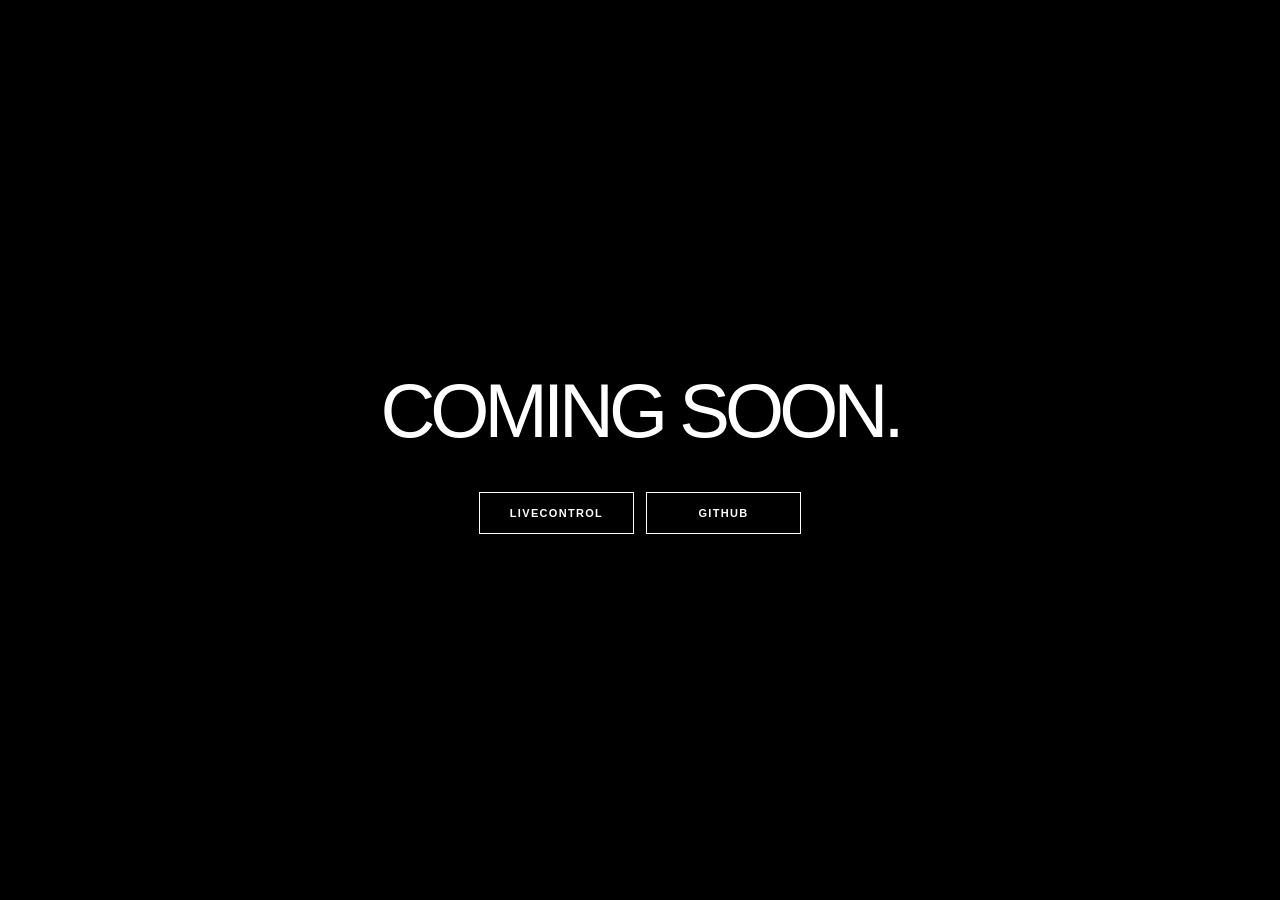
<file: index.html>
<!DOCTYPE html>
<html lang="en">
<head>
<meta charset="UTF-8">
<meta name="viewport" content="width=device-width, initial-scale=1">
<meta name="theme-color" content="#000000">

<title>kikimecha — Coming Soon</title>

<style>
* {
    margin: 0;
    padding: 0;
    box-sizing: border-box;
}

body {
    width: 100%;
    min-height: 100vh;
    background: #000;
    color: #fff;
    font-family: Arial, Helvetica, sans-serif;
    display: flex;
    align-items: center;
    justify-content: center;
}

.container {
    text-align: center;
    padding: 30px;
}

h1 {
    font-size: clamp(36px, 7vw, 76px);
    font-weight: 500;
    letter-spacing: -0.065em;
    text-transform: uppercase;
    margin-bottom: 38px;
}

.buttons {
    display: flex;
    justify-content: center;
    gap: 12px;
    flex-wrap: wrap;
}

.button {
    display: inline-flex;
    align-items: center;
    justify-content: center;
    min-width: 155px;
    padding: 14px 25px;
    border: 1px solid #fff;
    background: transparent;
    color: #fff;
    text-decoration: none;
    font-size: 11px;
    font-weight: 600;
    letter-spacing: .12em;
    text-transform: uppercase;
    transition: background .25s ease, color .25s ease;
}

.button:hover {
    background: #fff;
    color: #000;
}

.button:focus-visible {
    outline: 2px solid #fff;
    outline-offset: 5px;
}

@media (max-width: 400px) {
    .buttons {
        flex-direction: column;
    }
}
</style>
</head>

<body>

<main class="container">
    <h1>Coming Soon.</h1>

    <nav class="buttons">
        <a class="button" href="https://kikimecha.com/livecontrol">
            LiveControl
        </a>

        <a class="button"
           href="https://github.com/35socks"
           target="_blank"
           rel="noopener noreferrer">
            GitHub
        </a>
    </nav>
</main>

</body>
</html>
</file>
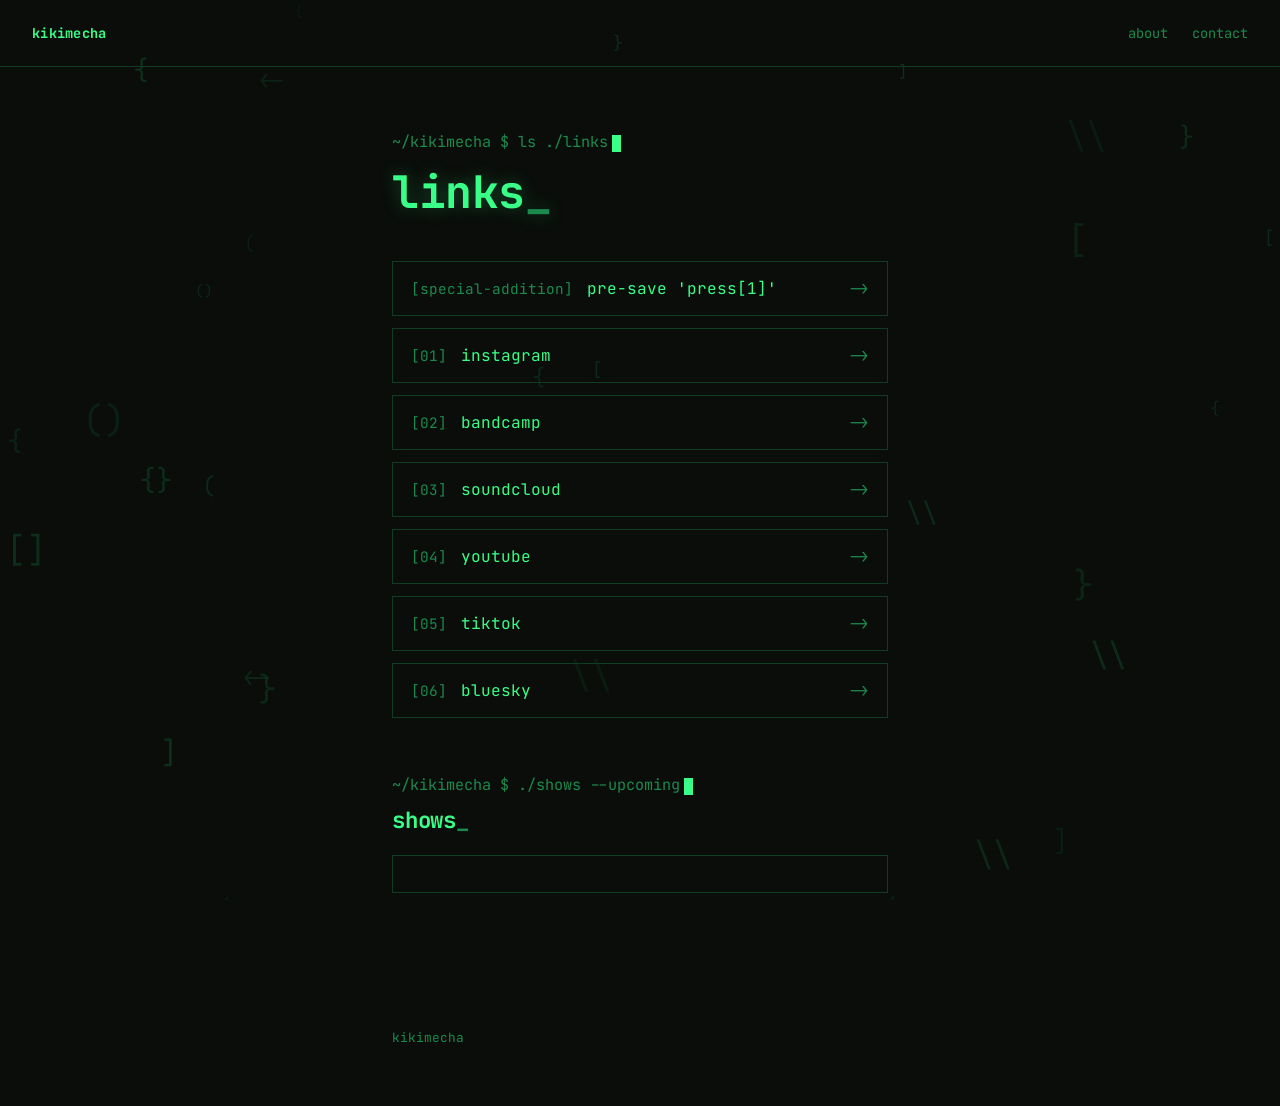
<file: links/index.html>
<!DOCTYPE html>
<html lang="en">
<head>
<meta charset="UTF-8">
<meta name="viewport" content="width=device-width, initial-scale=1.0">
<title>kikimecha — links</title>
<link rel="preconnect" href="https://fonts.googleapis.com">
<link href="https://fonts.googleapis.com/css2?family=JetBrains+Mono:wght@400;500;700&display=swap" rel="stylesheet">
<style>
  :root{
    --bg:#0a0d0a;
    --green:#39ff88;
    --green-dim:#1c8a4e;
    --green-faint:#0f3d24;
  }
  *{ box-sizing:border-box; }
  body{
    margin:0;
    background:var(--bg);
    color:var(--green);
    font-family:'JetBrains Mono', 'SFMono-Regular', Menlo, Consolas, monospace;
    overflow-x:hidden;
    min-height:100vh;
  }
  a{ color:inherit; }

  .glyphs{
    position:fixed; inset:0; z-index:0; pointer-events:none; overflow:hidden;
  }
  .glyph{
    position:absolute; color:var(--green-faint); font-size:1.4rem; user-select:none;
  }

  nav{
    position:relative; z-index:2;
    display:flex; justify-content:space-between; align-items:center;
    padding:24px 32px;
    border-bottom:1px solid var(--green-faint);
    font-size:0.85rem;
  }
  nav .brand{ color:var(--green); font-weight:700; letter-spacing:0.02em; text-decoration:none; }
  nav .links{ display:flex; gap:24px; }
  nav .links a{ text-decoration:none; color:var(--green-dim); transition:color 0.15s ease; }
  nav .links a:hover{ color:var(--green); }

  main{
    position:relative; z-index:2;
    max-width:560px; margin:0 auto;
    padding:64px 32px 80px;
  }
  .prompt-line{
    color:var(--green-dim); font-size:0.95rem; margin-bottom:10px;
  }
  .prompt-line .cursor{
    display:inline-block; width:9px; height:1.1em; background:var(--green);
    margin-left:4px; vertical-align:text-bottom;
    animation: blink 1s steps(1) infinite;
  }
  @keyframes blink{ 50%{ opacity:0; } }

  h1{
    font-size:clamp(2rem, 7vw, 2.8rem);
    margin:0 0 40px; font-weight:700; letter-spacing:-0.01em;
    text-shadow: 0 0 18px rgba(57,255,136,0.3);
  }
  h1 .brk{ color:var(--green-dim); }

  .link-list{
    display:flex; flex-direction:column; gap:12px;
  }
  .link-row{
    display:flex; align-items:center; gap:14px;
    padding:16px 18px;
    border:1px solid var(--green-faint);
    text-decoration:none;
    color:var(--green);
    font-size:1rem;
    transition: background 0.15s ease, border-color 0.15s ease, color 0.15s ease;
  }
  .link-row .idx{ color:var(--green-dim); font-size:0.9rem; }
  .link-row .label{ flex:1; }
  .link-row .arrow{ color:var(--green-dim); }
  .link-row:hover{
    background:var(--green);
    color:var(--bg);
    border-color:var(--green);
  }
  .link-row:hover .idx,
  .link-row:hover .arrow{ color:var(--bg); }

  .shows-block{
    margin-top:56px;
  }
  .shows-block .prompt-line{ margin-bottom:10px; }
  .shows-block h2{
    font-size:1.4rem; margin:0 0 20px; font-weight:700; letter-spacing:-0.01em;
  }
  .shows-block h2 .brk{ color:var(--green-dim); }
  .bit-frame{
    border:1px solid var(--green-faint);
    padding:18px;
  }
  /* the Bandsintown widget renders its own light UI - this frame keeps it
     from feeling like a foreign block dropped onto the terminal page */

  footer{
    position:relative; z-index:2; padding:0 32px 60px;
    max-width:560px; margin:56px auto 0;
    font-size:0.8rem; color:var(--green-dim);
  }

  :focus-visible{ outline:2px solid var(--green); outline-offset:2px; }

  @media (prefers-reduced-motion: reduce){
    .cursor{ animation:none; opacity:1; }
  }
</style>
</head>
<body>

  <div class="glyphs" id="glyphField" aria-hidden="true"></div>

  <nav>
    <a href="index.html" class="brand">kikimecha</a>
    <div class="links">
      <a href="/#about">about</a>
      <a href="/#contact">contact</a>
    </div>
  </nav>

  <main>
    <div class="prompt-line">~/kikimecha $ ls ./links<span class="cursor"></span></div>
    <h1>links<span class="brk">_</span></h1>

    <div class="link-list">
		      <a class="link-row" href="https://found.ee/press1">
        <span class="idx">[special-addition]</span>
        <span class="label">pre-save 'press[1]'</span>
        <span class="arrow">-&gt;</span>
      </a>
      <a class="link-row" href="https://instagram.com/kikimecha">
        <span class="idx">[01]</span>
        <span class="label">instagram</span>
        <span class="arrow">-&gt;</span>
      </a>
      <a class="link-row" href="https://kikimecha.bandcamp.com">
        <span class="idx">[02]</span>
        <span class="label">bandcamp</span>
        <span class="arrow">-&gt;</span>
      </a>
      <a class="link-row" href="https://soundcloud.com/kikimecha">
        <span class="idx">[03]</span>
        <span class="label">soundcloud</span>
        <span class="arrow">-&gt;</span>
      </a>
      <a class="link-row" href="https://youtube.com/@kikimecha">
        <span class="idx">[04]</span>
        <span class="label">youtube</span>
        <span class="arrow">-&gt;</span>
      </a>
      <a class="link-row" href="https://tiktok.com/@kikimecha">
        <span class="idx">[05]</span>
        <span class="label">tiktok</span>
        <span class="arrow">-&gt;</span>
      </a>
      <a class="link-row" href="https://bsky.app/profile/kikimecha.com">
        <span class="idx">[06]</span>
        <span class="label">bluesky</span>
        <span class="arrow">-&gt;</span>
      </a>
    </div>

    <div class="shows-block">
      <div class="prompt-line">~/kikimecha $ ./shows --upcoming<span class="cursor"></span></div>
      <h2>shows<span class="brk">_</span></h2>
      <div class="bit-frame">
        
  <script charset="utf-8" src="https://widgetv3.bandsintown.com/main.min.js"></script>
  <a class="bit-widget-initializer"
    
	data-artist-name="id_15665226"
	
	data-app-id="76dcfdc99f18ea13223c471413e4c372"
	data-background-color="rgba(0,0,0,1)"
	data-text-color="rgba(57,255,136,1)"
	data-bit-logo-color="rgba(57,255,136,1)"
	
	data-separator-color="rgba(57,255,136,1)"
	data-event-ticket-cta-bg-color="rgba(22,31,25,1)"
	data-event-ticket-cta-text-color="rgba(57,255,136,1)"
	data-play-my-city-position="bottom"
	data-play-my-city-cta-bg-color="rgba(81,81,85,1)"
	data-play-my-city-cta-text-color="rgba(57,255,136,1)"
    ></a></a>
      </div>
    </div>
  </main>

  <footer>kikimecha</footer>

<script charset="utf-8" src="https://widgetv3.bandsintown.com/main.min.js"></script>
<script>
  const chars = ['[',']','(',')','{','}','./','\\\\','[]','()','{}','/>','<-'];
  const field = document.getElementById('glyphField');
  const count = window.innerWidth < 700 ? 16 : 30;
  for (let i = 0; i < count; i++) {
    const g = document.createElement('div');
    g.className = 'glyph';
    g.textContent = chars[Math.floor(Math.random() * chars.length)];
    g.style.left = Math.random() * 100 + 'vw';
    g.style.top = Math.random() * 100 + 'vh';
    g.style.fontSize = (0.9 + Math.random() * 1.4) + 'rem';
    g.style.opacity = (0.25 + Math.random() * 0.5).toFixed(2);
    field.appendChild(g);
  }
</script>

</body>
</html>
</file>
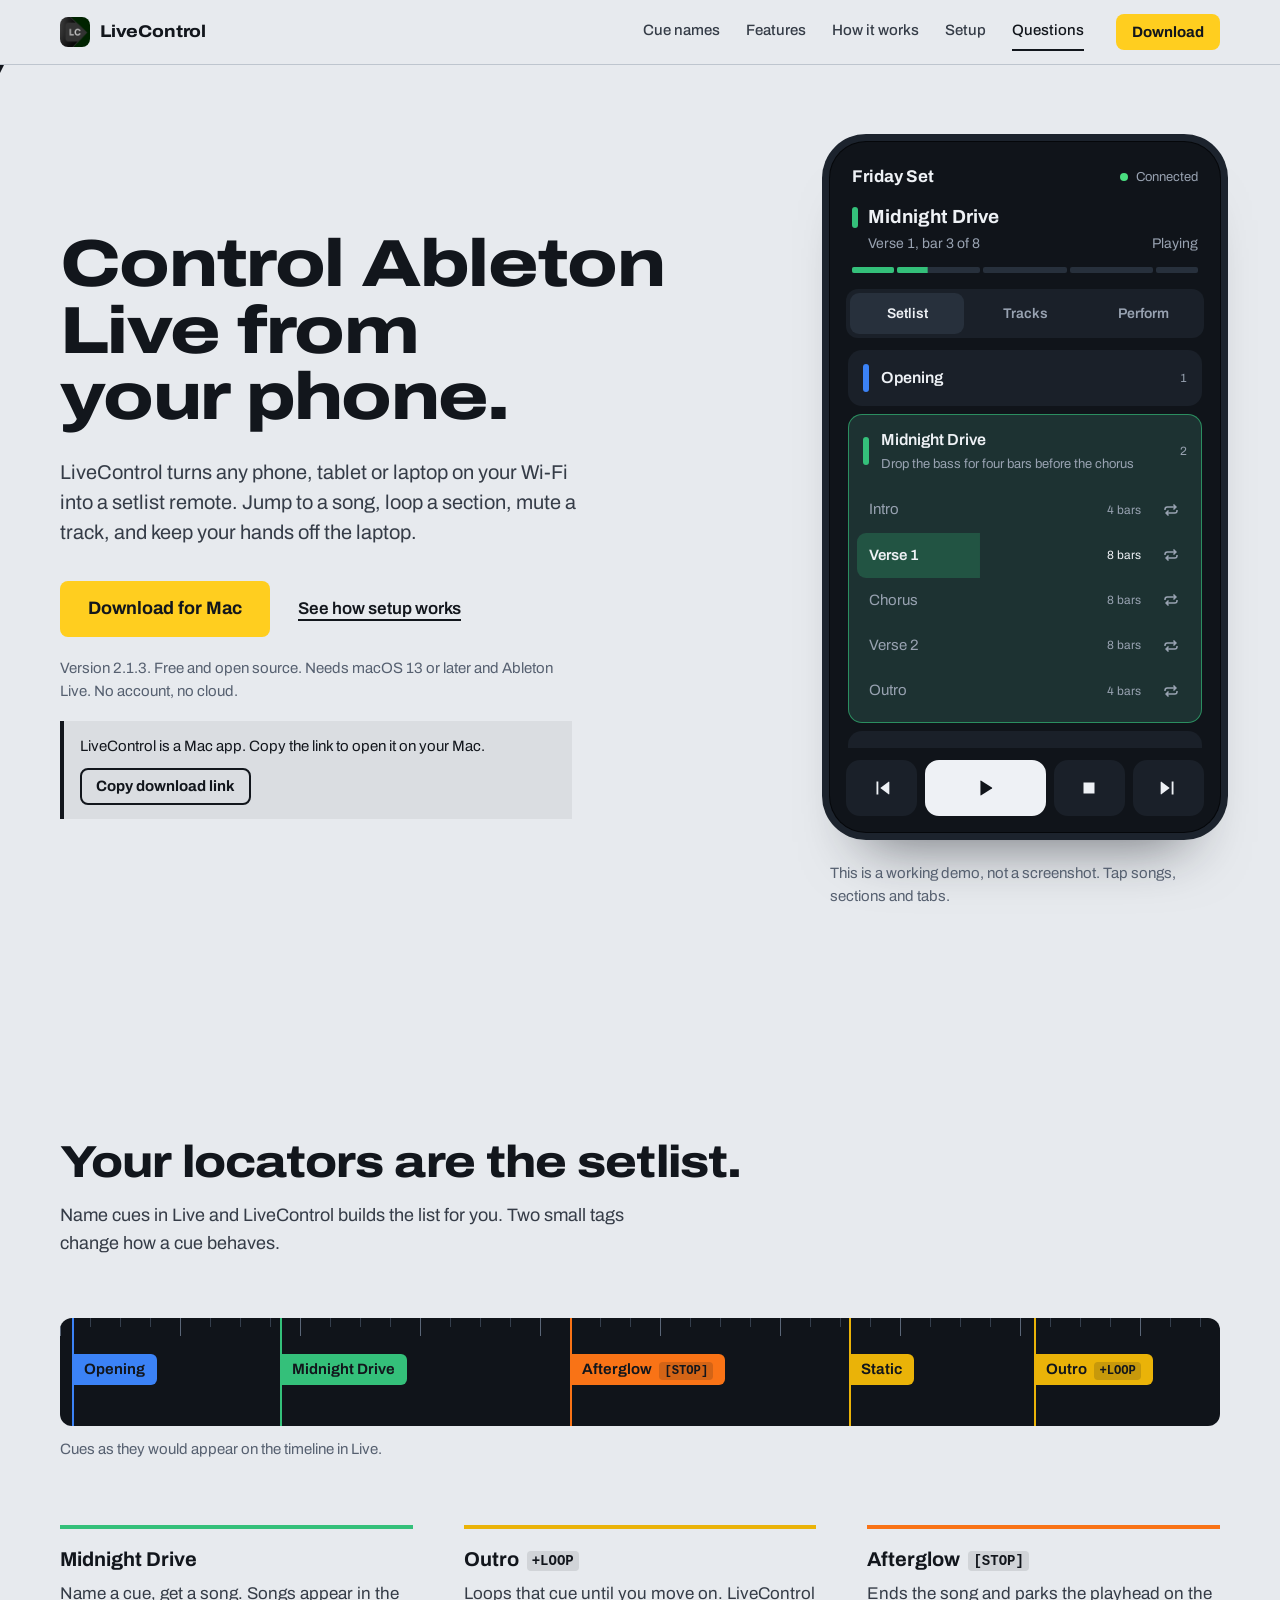
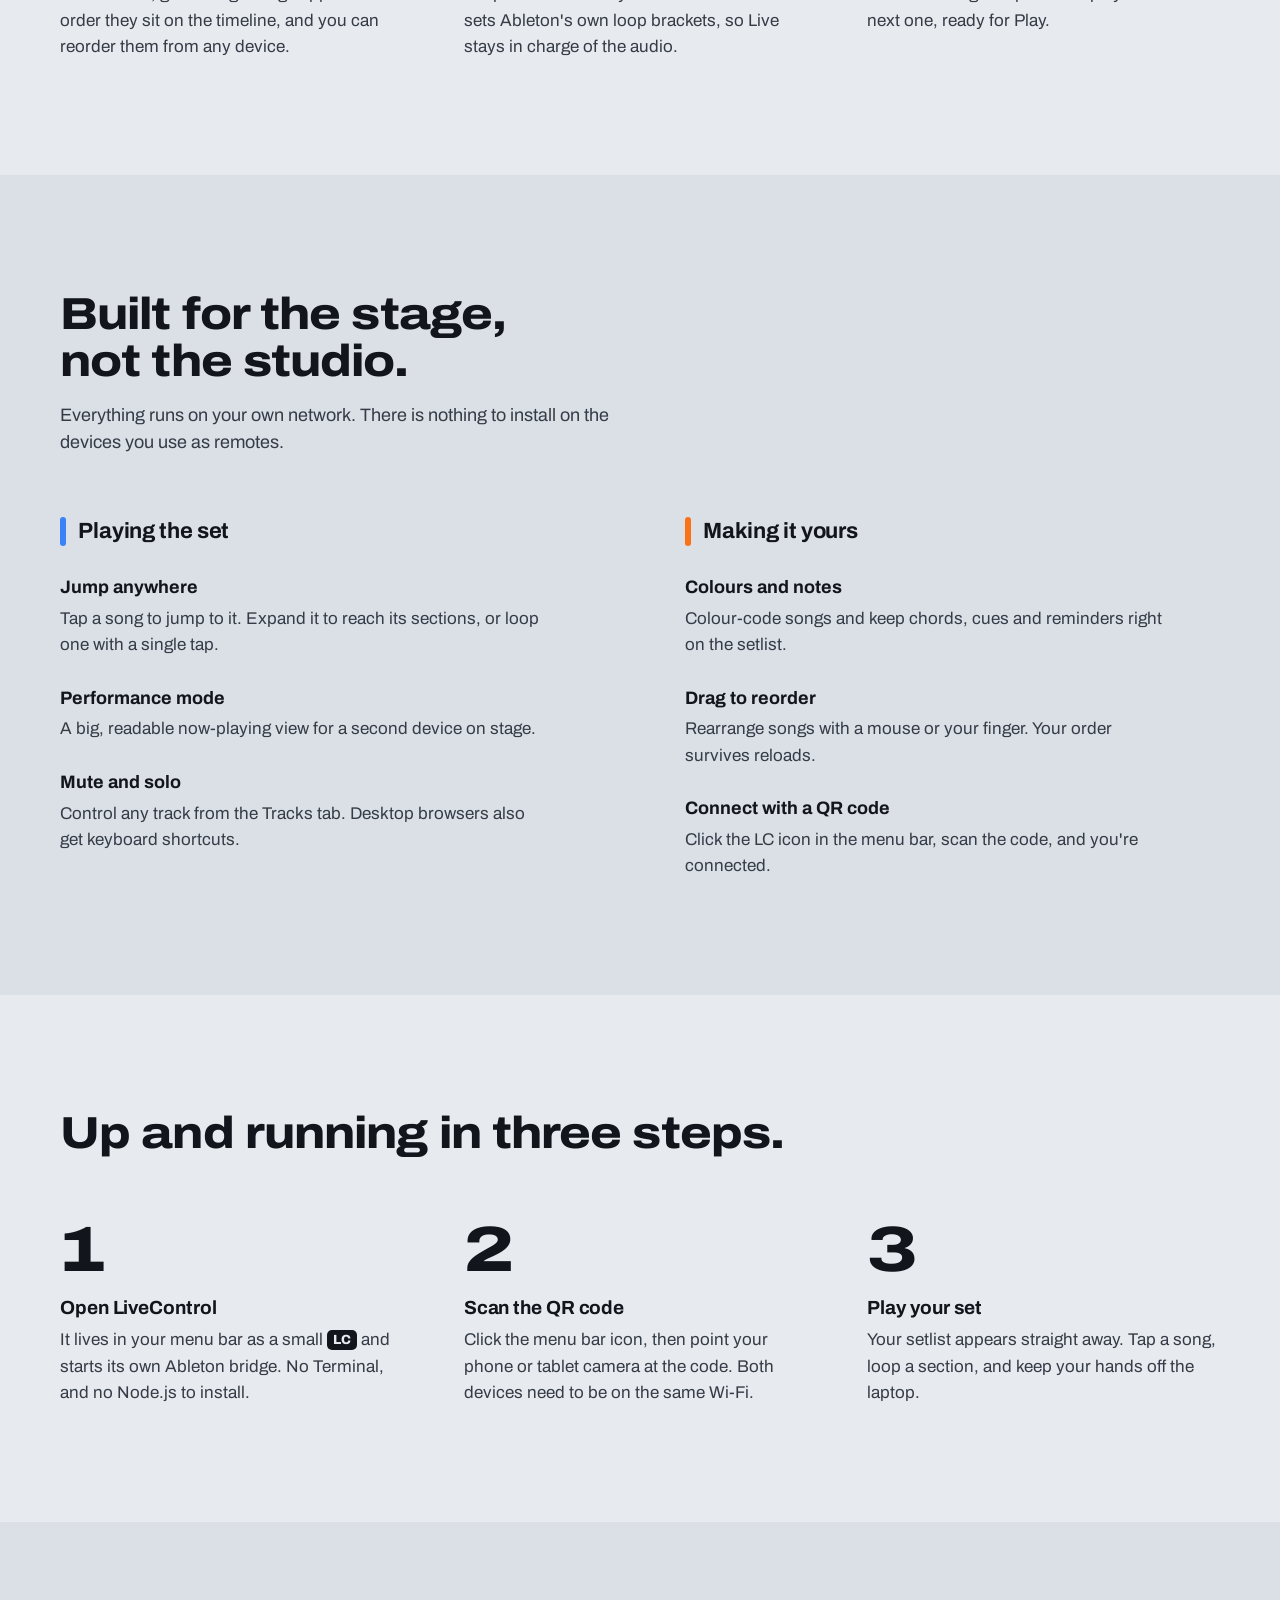
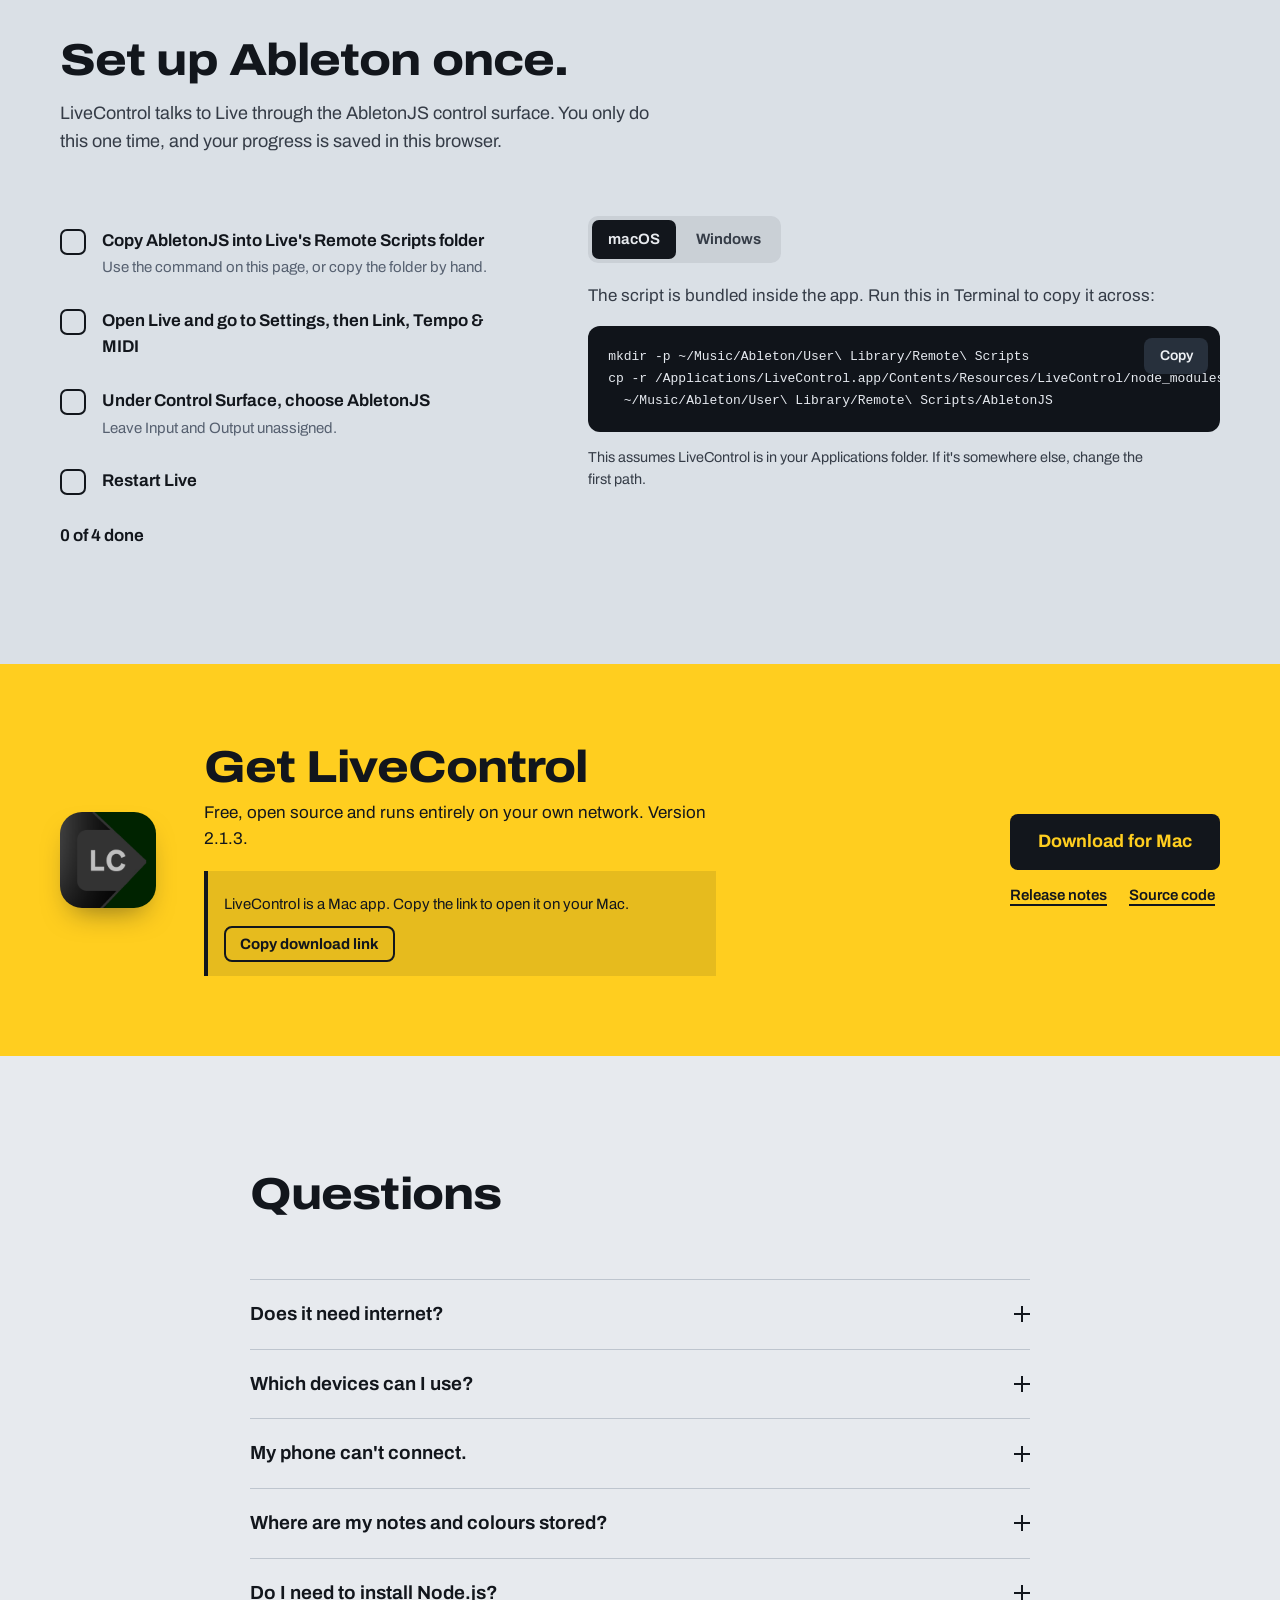
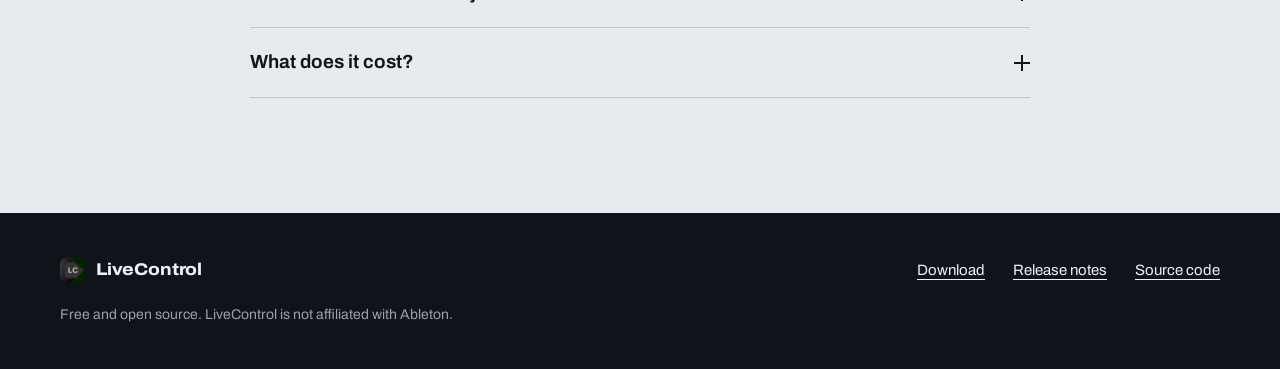
<file: livecontrol/index.html>
<!DOCTYPE html>
<html lang="en">
<head>
  <meta charset="UTF-8">
  <meta name="viewport" content="width=device-width, initial-scale=1">
  <title>LiveControl – Control Ableton Live from your phone</title>
  <meta name="description" content="LiveControl is a free, open source Mac app that turns any phone, tablet or laptop on your Wi-Fi into a setlist remote for Ableton Live.">
  <meta name="theme-color" content="#E7EAEE">
  <meta property="og:type" content="website">
  <meta property="og:title" content="LiveControl – Control Ableton Live from your phone">
  <meta property="og:description" content="A free, open source setlist remote for Ableton Live. Jump songs, loop sections and mute tracks from any device on your Wi-Fi.">
  <meta name="twitter:card" content="summary">
  <link rel="icon" type="image/png" href="assets/favicon.png">
  <link rel="apple-touch-icon" href="assets/icon.png">
  <link rel="stylesheet" href="style.css">
  <script type="application/ld+json">
  {
    "@context": "https://schema.org",
    "@type": "SoftwareApplication",
    "name": "LiveControl",
    "applicationCategory": "MultimediaApplication",
    "operatingSystem": "macOS 13 or later",
    "softwareVersion": "2.1.3",
    "isAccessibleForFree": true,
    "offers": { "@type": "Offer", "price": "0", "priceCurrency": "USD" },
    "downloadUrl": "https://github.com/35socks/LiveControl/releases/download/V2.1.3/LiveControl-V2.1.3.zip",
    "description": "A setlist remote for Ableton Live that runs on your local network."
  }
  </script>
</head>
<body>

<a class="skip" href="#main">Skip to content</a>

<svg width="0" height="0" style="position:absolute" aria-hidden="true" focusable="false">
  <symbol id="i-prev" viewBox="0 0 24 24"><path d="M6 5h2v14H6zM20 5.5v13a.5.5 0 0 1-.8.4L10.5 12.4a.5.5 0 0 1 0-.8l8.7-6.5a.5.5 0 0 1 .8.4z"/></symbol>
  <symbol id="i-next" viewBox="0 0 24 24"><path d="M16 5h2v14h-2zM4 5.5v13a.5.5 0 0 0 .8.4l8.7-6.5a.5.5 0 0 0 0-.8L4.8 5.1a.5.5 0 0 0-.8.4z"/></symbol>
  <symbol id="i-play" viewBox="0 0 24 24"><path d="M7 4.6v14.8a.6.6 0 0 0 .9.5l11.6-7.4a.6.6 0 0 0 0-1L7.9 4.1a.6.6 0 0 0-.9.5z"/></symbol>
  <symbol id="i-pause" viewBox="0 0 24 24"><path d="M6.5 4.5h4v15h-4zM13.5 4.5h4v15h-4z"/></symbol>
  <symbol id="i-stop" viewBox="0 0 24 24"><path d="M6 6h12v12H6z"/></symbol>
  <symbol id="i-loop" viewBox="0 0 24 24"><path d="M7 7h9.2l-1.6-1.6L16 4l4 4-4 4-1.4-1.4L16.2 9H7a2 2 0 0 0-2 2v1H3v-1a4 4 0 0 1 4-4zm10 10H7.8l1.6 1.6L8 20l-4-4 4-4 1.4 1.4L7.8 15H17a2 2 0 0 0 2-2v-1h2v1a4 4 0 0 1-4 4z"/></symbol>
</svg>

<header class="bar" id="bar">
  <div class="bar-in">
    <a class="brand" href="#top"><img src="assets/icon.png" alt="" width="30" height="30">LiveControl</a>
    <nav class="bar-links" aria-label="Page sections">
      <a href="#cues">Cue names</a>
      <a href="#features">Features</a>
      <a href="#how">How it works</a>
      <a href="#setup">Setup</a>
      <a href="#faq">Questions</a>
    </nav>
    <a class="btn btn-sm" href="https://github.com/35socks/LiveControl/releases/download/V2.1.3/LiveControl-V2.1.3.zip" data-download>Download</a>
  </div>
  <div class="playhead" aria-hidden="true"><i></i></div>
</header>

<main id="main">

  <!-- Hero -->
  <section class="hero" id="top" aria-labelledby="hero-title">
    <div class="hero-in">
      <div class="hero-copy">
        <h1 id="hero-title">Control Ableton Live from your phone.</h1>
        <p class="lead">LiveControl turns any phone, tablet or laptop on your Wi-Fi into a setlist remote. Jump to a song, loop a section, mute a track, and keep your hands off the laptop.</p>
        <div class="cta">
          <a class="btn btn-lg" href="https://github.com/35socks/LiveControl/releases/download/V2.1.3/LiveControl-V2.1.3.zip" data-download>Download for Mac</a>
          <a class="textlink" href="#setup">See how setup works</a>
        </div>
        <p class="fine"><span data-version>Version 2.1.3</span><span data-size></span>. Free and open source. Needs macOS 13 or later and Ableton Live. No account, no cloud.</p>
        <div class="notmac" data-not-mac hidden>
          <p data-not-mac-text></p>
          <button class="btn btn-ghost btn-sm" type="button" data-copy-link>Copy download link</button>
        </div>
      </div>

      <div class="hero-demo">
        <div class="demo" id="demo" aria-label="Interactive LiveControl demo">
          <p class="demo-fallback">Turn on JavaScript to try the demo.</p>
        </div>
        <p class="demo-note">This is a working demo, not a screenshot. Tap songs, sections and tabs.</p>
      </div>
    </div>
  </section>

  <!-- Cue names -->
  <section class="block" id="cues" aria-labelledby="cues-title">
    <div class="in">
      <div class="block-head">
        <h2 id="cues-title">Your locators are the setlist.</h2>
        <p class="sec-lead">Name cues in Live and LiveControl builds the list for you. Two small tags change how a cue behaves.</p>
      </div>

      <figure class="cues">
        <div class="cues-scroll" role="img" aria-label="An Ableton timeline with five named cues: Opening, Midnight Drive, Afterglow [STOP], Static and Outro +LOOP.">
          <div class="ruler" aria-hidden="true">
            <span class="flag" style="--x:1%;--c:var(--blue)"><b>Opening</b></span>
            <span class="flag" style="--x:19%;--c:var(--green)"><b>Midnight Drive</b></span>
            <span class="flag" style="--x:44%;--c:var(--orange)"><b>Afterglow <span class="tag">[STOP]</span></b></span>
            <span class="flag" style="--x:68%;--c:var(--yellow)"><b>Static</b></span>
            <span class="flag" style="--x:84%;--c:var(--yellow)"><b>Outro <span class="tag">+LOOP</span></b></span>
          </div>
        </div>
        <figcaption>Cues as they would appear on the timeline in Live.</figcaption>
      </figure>

      <dl class="rules">
        <div>
          <dt>Midnight Drive</dt>
          <dd>Name a cue, get a song. Songs appear in the order they sit on the timeline, and you can reorder them from any device.</dd>
        </div>
        <div>
          <dt>Outro <span class="tag">+LOOP</span></dt>
          <dd>Loops that cue until you move on. LiveControl sets Ableton's own loop brackets, so Live stays in charge of the audio.</dd>
        </div>
        <div>
          <dt>Afterglow <span class="tag">[STOP]</span></dt>
          <dd>Ends the song and parks the playhead on the next one, ready for Play.</dd>
        </div>
      </dl>
    </div>
  </section>

  <!-- Features -->
  <section class="block" id="features" aria-labelledby="features-title">
    <div class="in">
      <div class="block-head">
        <h2 id="features-title">Built for the stage, not the studio.</h2>
        <p class="sec-lead">Everything runs on your own network. There is nothing to install on the devices you use as remotes.</p>
      </div>

      <div class="featgroups">
        <div class="featgroup" style="--c:var(--blue)">
          <h3>Playing the set</h3>
          <dl>
            <div><dt>Jump anywhere</dt><dd>Tap a song to jump to it. Expand it to reach its sections, or loop one with a single tap.</dd></div>
            <div><dt>Performance mode</dt><dd>A big, readable now-playing view for a second device on stage.</dd></div>
            <div><dt>Mute and solo</dt><dd>Control any track from the Tracks tab. Desktop browsers also get keyboard shortcuts.</dd></div>
          </dl>
        </div>
        <div class="featgroup" style="--c:var(--orange)">
          <h3>Making it yours</h3>
          <dl>
            <div><dt>Colours and notes</dt><dd>Colour-code songs and keep chords, cues and reminders right on the setlist.</dd></div>
            <div><dt>Drag to reorder</dt><dd>Rearrange songs with a mouse or your finger. Your order survives reloads.</dd></div>
            <div><dt>Connect with a QR code</dt><dd>Click the LC icon in the menu bar, scan the code, and you're connected.</dd></div>
          </dl>
        </div>
      </div>
    </div>
  </section>

  <!-- How it works -->
  <section class="block" id="how" aria-labelledby="how-title">
    <div class="in">
      <div class="block-head">
        <h2 id="how-title">Up and running in three steps.</h2>
      </div>
      <ol class="steps">
        <li>
          <h3>Open LiveControl</h3>
          <p>It lives in your menu bar as a small <b class="lc">LC</b> and starts its own Ableton bridge. No Terminal, and no Node.js to install.</p>
        </li>
        <li>
          <h3>Scan the QR code</h3>
          <p>Click the menu bar icon, then point your phone or tablet camera at the code. Both devices need to be on the same Wi-Fi.</p>
        </li>
        <li>
          <h3>Play your set</h3>
          <p>Your setlist appears straight away. Tap a song, loop a section, and keep your hands off the laptop.</p>
        </li>
      </ol>
    </div>
  </section>

  <!-- Setup -->
  <section class="block" id="setup" aria-labelledby="setup-title">
    <div class="in">
      <div class="block-head">
        <h2 id="setup-title">Set up Ableton once.</h2>
        <p class="sec-lead">LiveControl talks to Live through the AbletonJS control surface. You only do this one time, and your progress is saved in this browser.</p>
      </div>

      <div class="setup">
        <div class="setup-list">
          <ol class="checks" id="checks">
            <li>
              <label>
                <input type="checkbox" data-step="0">
                <span><b>Copy AbletonJS into Live's Remote Scripts folder</b>
                <small>Use the command on this page, or copy the folder by hand.</small></span>
              </label>
            </li>
            <li>
              <label>
                <input type="checkbox" data-step="1">
                <span><b>Open Live and go to Settings, then Link, Tempo &amp; MIDI</b></span>
              </label>
            </li>
            <li>
              <label>
                <input type="checkbox" data-step="2">
                <span><b>Under Control Surface, choose AbletonJS</b>
                <small>Leave Input and Output unassigned.</small></span>
              </label>
            </li>
            <li>
              <label>
                <input type="checkbox" data-step="3">
                <span><b>Restart Live</b></span>
              </label>
            </li>
          </ol>
          <p class="progress" id="progress" aria-live="polite">0 of 4 done</p>
          <button class="textbtn" type="button" id="reset-checks" hidden>Clear checklist</button>
        </div>

        <div class="setup-code">
          <div class="tabs" role="tablist" aria-label="Operating system">
            <button type="button" role="tab" id="tab-mac" aria-controls="panel-mac" aria-selected="true">macOS</button>
            <button type="button" role="tab" id="tab-win" aria-controls="panel-win" aria-selected="false" tabindex="-1">Windows</button>
          </div>

          <div role="tabpanel" id="panel-mac" aria-labelledby="tab-mac" class="panel">
            <p>The script is bundled inside the app. Run this in Terminal to copy it across:</p>
            <div class="code">
<pre><code id="cmd-mac">mkdir -p ~/Music/Ableton/User\ Library/Remote\ Scripts
cp -r /Applications/LiveControl.app/Contents/Resources/LiveControl/node_modules/ableton-js/midi-script \
  ~/Music/Ableton/User\ Library/Remote\ Scripts/AbletonJS</code></pre>
              <button class="copy" type="button" data-copy="#cmd-mac">Copy</button>
            </div>
            <p class="small">This assumes LiveControl is in your Applications folder. If it's somewhere else, change the first path.</p>
          </div>

          <div role="tabpanel" id="panel-win" aria-labelledby="tab-win" class="panel" hidden>
            <p>Copy the <code>midi-script</code> folder from <code>ableton-js</code> into Live's Remote Scripts folder and rename it <code>AbletonJS</code>. The finished path should be:</p>
            <div class="code">
<pre><code id="cmd-win">Documents\Ableton\User Library\Remote Scripts\AbletonJS</code></pre>
              <button class="copy" type="button" data-copy="#cmd-win">Copy</button>
            </div>
          </div>
        </div>
      </div>
    </div>
  </section>

  <!-- Download -->
  <section class="get" id="download" aria-labelledby="get-title">
    <div class="get-in">
      <img src="assets/icon.png" alt="" width="96" height="96">
      <div class="get-copy">
        <h2 id="get-title">Get LiveControl</h2>
        <p>Free, open source and runs entirely on your own network. <span data-version>Version 2.1.3</span><span data-size></span>.</p>
        <div class="notmac" data-not-mac hidden>
          <p data-not-mac-text></p>
          <button class="btn btn-ghost btn-sm" type="button" data-copy-link>Copy download link</button>
        </div>
      </div>
      <div class="get-actions">
        <a class="btn btn-lg btn-ink" href="https://github.com/35socks/LiveControl/releases/download/V2.1.3/LiveControl-V2.1.3.zip" data-download>Download for Mac</a>
        <p class="get-links"><a href="https://github.com/35socks/LiveControl/releases" data-release>Release notes</a> <a href="https://github.com/35socks/LiveControl">Source code</a></p>
      </div>
    </div>
  </section>

  <!-- FAQ -->
  <section class="block" id="faq" aria-labelledby="faq-title">
    <div class="in in-narrow">
      <div class="block-head">
        <h2 id="faq-title">Questions</h2>
      </div>
      <div class="faq">
        <details name="faq" id="faq-internet"><summary>Does it need internet?</summary><p>No. Your devices talk to LiveControl directly over your local Wi-Fi. Nothing leaves your network.</p></details>
        <details name="faq" id="faq-devices"><summary>Which devices can I use?</summary><p>Anything with a modern browser: iPhone, iPad, Android, or another computer. There's nothing to install on them.</p></details>
        <details name="faq" id="faq-connect"><summary>My phone can't connect.</summary><p>Check that both devices are on the same Wi-Fi network, and that macOS has allowed LiveControl to use the local network when prompted.</p></details>
        <details name="faq" id="faq-storage"><summary>Where are my notes and colours stored?</summary><p>On your Mac, in <code>~/Library/Application Support/LiveControl</code>.</p></details>
        <details name="faq" id="faq-node"><summary>Do I need to install Node.js?</summary><p>Not for the Mac app. It bundles everything it needs.</p></details>
        <details name="faq" id="faq-cost"><summary>What does it cost?</summary><p>Nothing. LiveControl is free and open source, and the code is on GitHub.</p></details>
      </div>
    </div>
  </section>
</main>

<footer class="foot">
  <div class="foot-in">
    <a class="brand" href="#top"><img src="assets/icon.png" alt="" width="26" height="26">LiveControl</a>
    <nav class="foot-links" aria-label="Project links">
      <a href="https://github.com/35socks/LiveControl/releases/download/V2.1.3/LiveControl-V2.1.3.zip" data-download>Download</a>
      <a href="https://github.com/35socks/LiveControl/releases" data-release>Release notes</a>
      <a href="https://github.com/35socks/LiveControl">Source code</a>
    </nav>
    <p class="foot-note">Free and open source. LiveControl is not affiliated with Ableton.</p>
  </div>
</footer>

<script src="demo.js" defer></script>
<script src="script.js" defer></script>
</body>
</html>
</file>
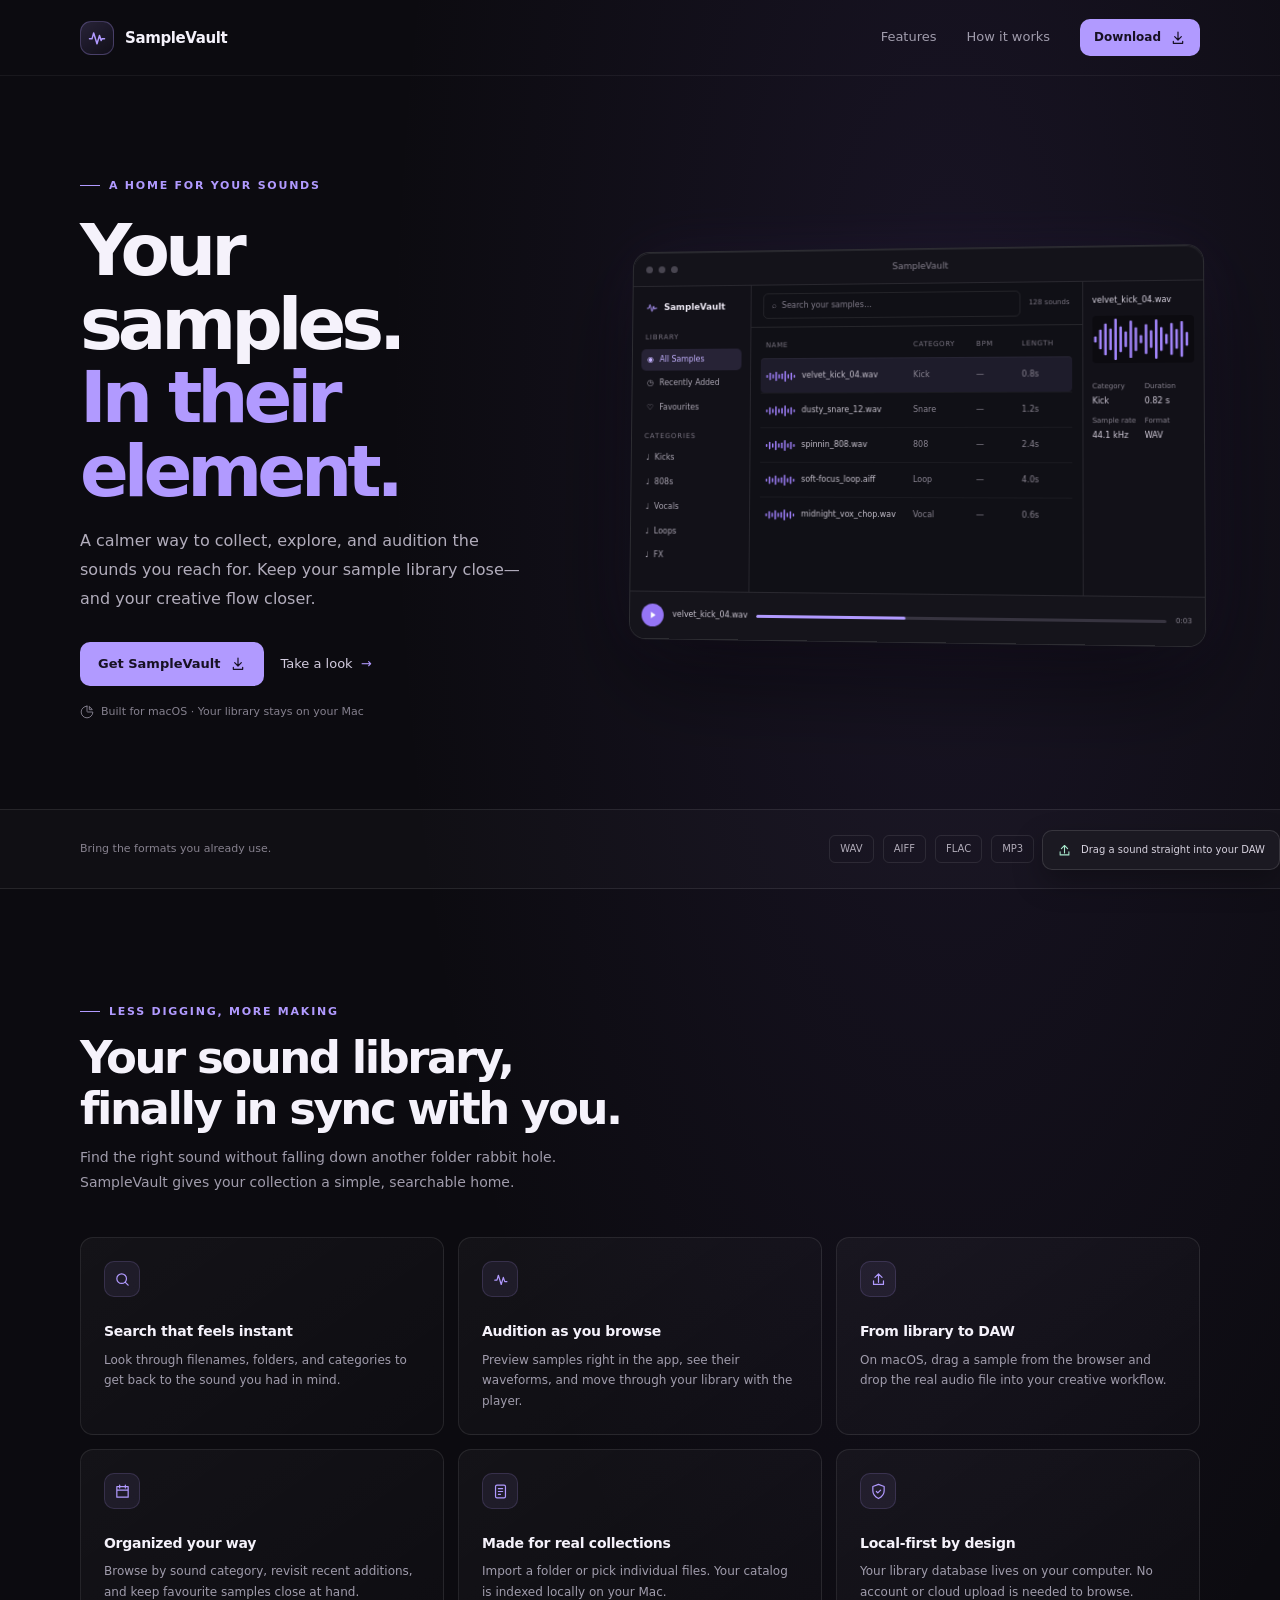
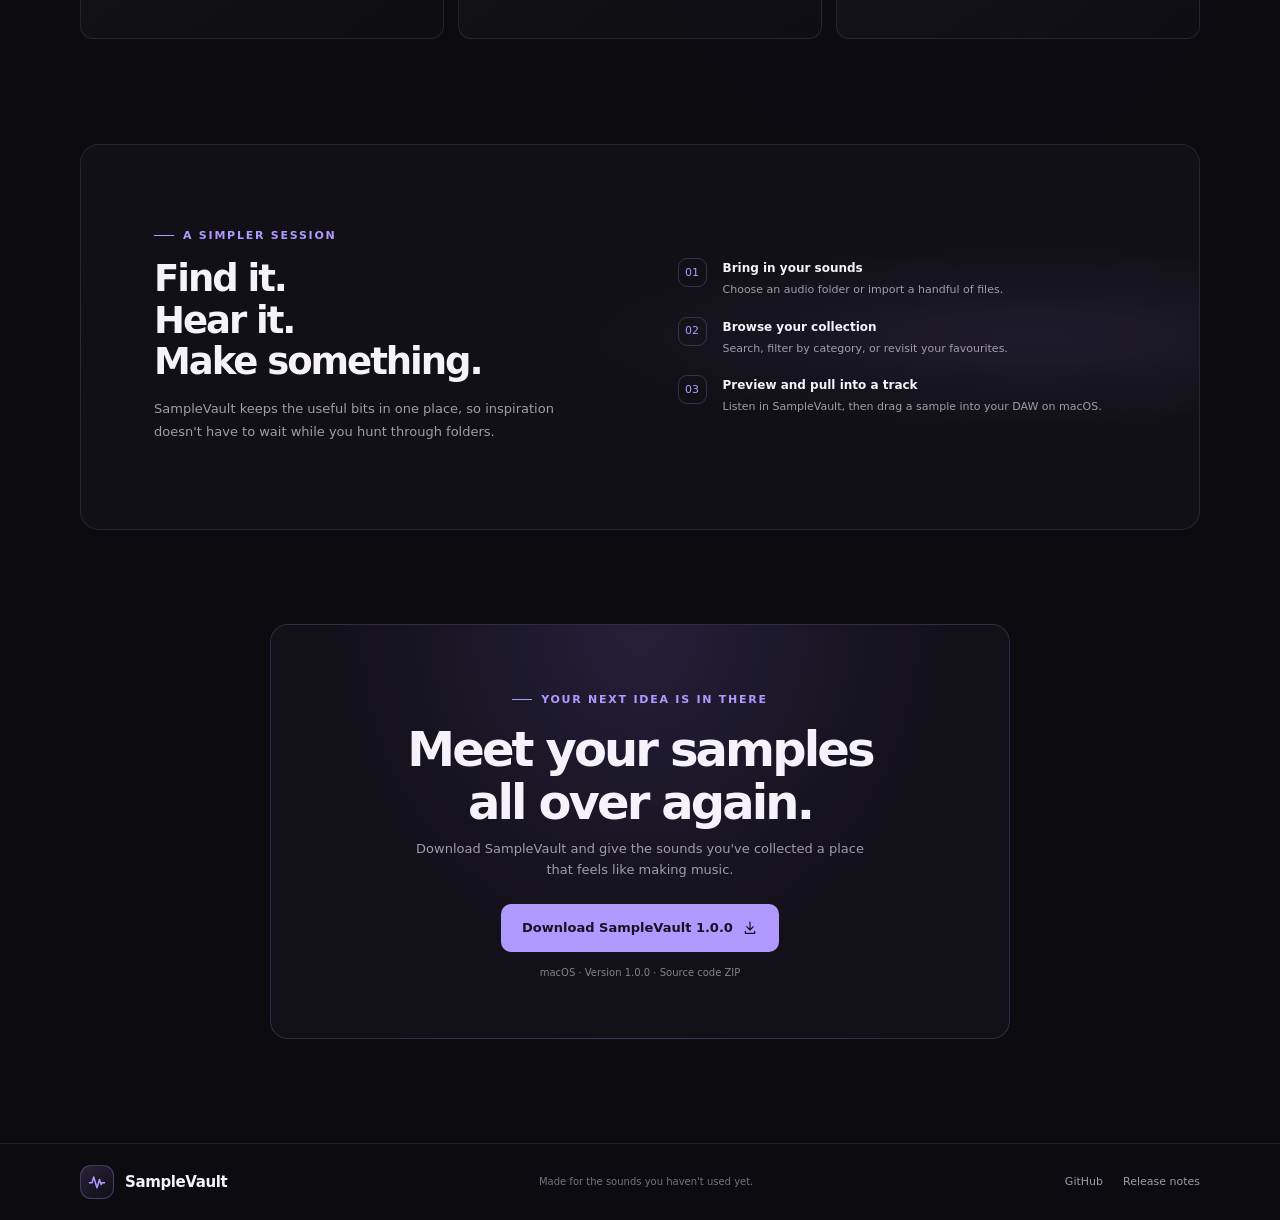
<file: samplevault/index.html>
<!doctype html>
<html lang="en">
<head>
  <meta charset="utf-8">
  <meta name="viewport" content="width=device-width, initial-scale=1">
  <meta name="theme-color" content="#0c0b10">
  <meta name="description" content="SampleVault is a local-first sample library for producers. Organize, preview, and drag your sounds into your workflow.">
  <title>SampleVault — Your sounds, in their element</title>
  <style>
    :root {
      color-scheme: dark;
      --bg: #0c0b10;
      --panel: #13121a;
      --panel-raised: #191722;
      --line: rgba(255,255,255,.09);
      --text: #f5f2fb;
      --muted: #a09cac;
      --accent: #b19aff;
      --accent-strong: #9575f5;
      --mint: #a7e6cb;
      --sans: Inter, ui-sans-serif, system-ui, -apple-system, BlinkMacSystemFont, "Segoe UI", sans-serif;
    }

    * { box-sizing: border-box; }
    html { scroll-behavior: smooth; }
    body {
      margin: 0;
      min-width: 320px;
      background:
        radial-gradient(ellipse at 74% 14%, rgba(116,84,187,.12), transparent 35rem),
        var(--bg);
      color: var(--text);
      font: 16px/1.6 var(--sans);
      -webkit-font-smoothing: antialiased;
    }
    a { color: inherit; text-decoration: none; }
    button { font: inherit; }
    .wrap { width: min(1120px, calc(100% - 48px)); margin-inline: auto; }
    .topbar { height: 76px; border-bottom: 1px solid rgba(255,255,255,.055); }
    .nav { height: 100%; display: flex; align-items: center; justify-content: space-between; }
    .brand { display: inline-flex; align-items: center; gap: 11px; font-size: 15px; font-weight: 680; letter-spacing: -.025em; }
    .brand-mark {
      display: grid; width: 34px; height: 34px; place-items: center;
      border: 1px solid rgba(177,154,255,.27); border-radius: 11px;
      background: linear-gradient(145deg, rgba(177,154,255,.17), rgba(149,117,245,.04));
      color: var(--accent);
    }
    .brand-mark svg { width: 20px; height: 20px; }
    .nav-links { display: flex; align-items: center; gap: 30px; color: var(--muted); font-size: 13px; }
    .nav-links a:hover, .footer-links a:hover { color: var(--text); }
    .button {
      min-height: 44px; display: inline-flex; align-items: center; justify-content: center; gap: 9px;
      padding: 0 17px; border: 1px solid transparent; border-radius: 10px;
      background: var(--accent); color: #171123; font-size: 13px; font-weight: 720;
      transition: transform .18s ease, background .18s ease, box-shadow .18s ease;
    }
    .button:hover { transform: translateY(-2px); background: #c4b2ff; box-shadow: 0 10px 30px rgba(149,117,245,.18); }
    .button svg { width: 16px; height: 16px; }
    .button.small { min-height: 37px; padding-inline: 13px; font-size: 12px; }
    .menu-button { display: none; padding: 8px; border: 1px solid var(--line); border-radius: 9px; background: var(--panel); color: var(--text); }

    .hero { display: grid; grid-template-columns: .92fr 1.08fr; align-items: center; gap: 54px; padding: 92px 0 88px; }
    .eyebrow {
      display: inline-flex; align-items: center; gap: 9px; color: var(--accent);
      font-size: 11px; font-weight: 750; letter-spacing: .16em; text-transform: uppercase;
    }
    .eyebrow::before { width: 20px; height: 1px; content: ""; background: currentColor; }
    h1 { max-width: 540px; margin: 20px 0 19px; font-size: clamp(46px, 6vw, 72px); line-height: 1.02; letter-spacing: -.07em; font-weight: 660; }
    h1 em { color: var(--accent); font-style: normal; }
    .hero-copy { max-width: 460px; margin: 0; color: #b2adbc; font-size: 16px; line-height: 1.8; }
    .hero-actions { display: flex; flex-wrap: wrap; align-items: center; gap: 17px; margin-top: 29px; }
    .text-link { color: #d3ccdf; font-size: 13px; }
    .text-link span { padding-left: 4px; color: var(--accent); }
    .platform-note { display: flex; align-items: center; gap: 7px; margin-top: 17px; color: #85808e; font-size: 11px; }
    .platform-note svg { width: 14px; height: 14px; }

    .app-frame {
      position: relative; overflow: hidden; border: 1px solid rgba(255,255,255,.12);
      border-radius: 17px; background: #101016;
      box-shadow: 0 35px 100px rgba(0,0,0,.52), 0 0 70px rgba(149,117,245,.08);
      transform: perspective(1200px) rotateY(-5deg) rotateX(2deg);
    }
    .app-frame::before { position: absolute; z-index: 3; inset: 0; border-radius: inherit; content: ""; pointer-events: none; box-shadow: inset 0 1px rgba(255,255,255,.08); }
    .window-bar { height: 35px; display: flex; align-items: center; gap: 6px; padding: 0 13px; border-bottom: 1px solid var(--line); background: #14131a; }
    .dot { width: 7px; height: 7px; border-radius: 50%; background: #484550; }
    .window-title { margin: 0 auto; padding-right: 23px; color: #86818e; font-size: 9px; }
    .mock-app { min-height: 310px; display: grid; grid-template-columns: 123px 1fr 118px; }
    .mock-side { padding: 14px 9px; border-right: 1px solid var(--line); background: #121118; }
    .mock-brand { display: flex; align-items: center; gap: 6px; margin: 0 0 19px 4px; color: #eeeaf5; font-size: 9px; font-weight: 700; }
    .mock-brand svg { width: 13px; color: var(--accent); }
    .mock-label { margin: 12px 4px 5px; color: #797481; font-size: 7px; letter-spacing: .13em; text-transform: uppercase; }
    .mock-item { display: flex; align-items: center; gap: 6px; margin: 2px 0; padding: 5px 6px; border-radius: 5px; color: #aaa5b2; font-size: 8px; }
    .mock-item.active { background: rgba(177,154,255,.13); color: #c4b2ff; }
    .mock-item svg { width: 11px; height: 11px; }
    .mock-main { min-width: 0; }
    .mock-toolbar { height: 43px; display: flex; align-items: center; gap: 8px; padding: 0 12px; border-bottom: 1px solid var(--line); }
    .mock-search { flex: 1; padding: 6px 8px; border: 1px solid rgba(255,255,255,.08); border-radius: 5px; color: #817c8a; font-size: 8px; }
    .mock-count { color: #77727f; font-size: 7px; white-space: nowrap; }
    .mock-table { width: 100%; padding: 8px 10px; }
    .mock-head, .mock-row { display: grid; grid-template-columns: minmax(0,1.8fr) .72fr .5fr .55fr; align-items: center; gap: 5px; }
    .mock-head { padding: 5px 5px 7px; color: #77727f; font-size: 7px; letter-spacing: .08em; text-transform: uppercase; }
    .mock-row { min-height: 35px; padding: 4px 5px; border-top: 1px solid rgba(255,255,255,.045); color: #c5c0cc; font-size: 8px; }
    .mock-row.selected { border-radius: 4px; background: rgba(177,154,255,.09); }
    .file-name { overflow: hidden; display: flex; align-items: center; gap: 6px; white-space: nowrap; text-overflow: ellipsis; }
    .wave { width: 31px; height: 13px; flex: 0 0 auto; color: #9c7df5; }
    .mock-faded { color: #898491; }
    .mock-inspector { padding: 13px 9px; border-left: 1px solid var(--line); background: #121118; }
    .mock-inspector-title { overflow: hidden; margin-bottom: 8px; color: #d7d2df; font-size: 8px; text-overflow: ellipsis; white-space: nowrap; }
    .wave-large { width: 100%; height: 47px; margin-bottom: 11px; border-radius: 4px; background: #0c0b10; color: #a285fa; }
    .mock-meta { display: grid; grid-template-columns: 1fr 1fr; gap: 8px 3px; color: #85808d; font-size: 7px; }
    .mock-meta b { display: block; margin-top: 2px; color: #d1cbd9; font-size: 8px; font-weight: 500; }
    .mock-player { height: 48px; display: flex; align-items: center; gap: 9px; padding: 0 12px; border-top: 1px solid var(--line); background: #15141b; }
    .play-button { width: 23px; height: 23px; display: grid; flex: 0 0 auto; place-items: center; border-radius: 50%; background: var(--accent-strong); color: white; }
    .play-button svg { width: 11px; height: 11px; }
    .playing-name { color: #c9c4d0; font-size: 8px; white-space: nowrap; }
    .progress { height: 3px; flex: 1; overflow: hidden; border-radius: 3px; background: #373440; }
    .progress span { width: 37%; height: 100%; display: block; border-radius: inherit; background: var(--accent); }
    .time { color: #85808d; font-size: 7px; }
    .float-note { position: absolute; right: 0; bottom: 30px; display: flex; align-items: center; gap: 9px; padding: 11px 14px; border: 1px solid rgba(255,255,255,.12); border-radius: 10px; background: #1b1922; box-shadow: 0 12px 30px rgba(0,0,0,.3); color: #d6d1de; font-size: 10px; }
    .float-note svg { width: 15px; height: 15px; color: var(--mint); }

    .trust-row { border-block: 1px solid var(--line); background: rgba(255,255,255,.015); }
    .trust-inner { min-height: 78px; display: flex; align-items: center; justify-content: space-between; gap: 18px; }
    .trust-title { color: #86818e; font-size: 11px; }
    .format-list { display: flex; flex-wrap: wrap; justify-content: flex-end; gap: 9px; }
    .format { padding: 5px 10px; border: 1px solid var(--line); border-radius: 6px; color: #b0abb8; font-size: 10px; }

    .section { padding: 105px 0; }
    .section-heading { max-width: 600px; margin-bottom: 42px; }
    .section-heading h2 { margin: 13px 0 11px; font-size: clamp(31px, 4vw, 45px); line-height: 1.12; letter-spacing: -.055em; font-weight: 620; }
    .section-heading p { max-width: 500px; margin: 0; color: var(--muted); font-size: 14px; line-height: 1.8; }
    .feature-grid { display: grid; grid-template-columns: repeat(3, 1fr); gap: 14px; }
    .feature-card { min-height: 190px; padding: 23px; border: 1px solid var(--line); border-radius: 13px; background: linear-gradient(145deg, rgba(255,255,255,.035), rgba(255,255,255,.012)); }
    .feature-icon { width: 36px; height: 36px; display: grid; place-items: center; margin-bottom: 23px; border: 1px solid rgba(177,154,255,.16); border-radius: 10px; background: rgba(177,154,255,.08); color: var(--accent); }
    .feature-icon svg { width: 17px; height: 17px; }
    .feature-card h3 { margin: 0 0 7px; font-size: 14px; letter-spacing: -.02em; }
    .feature-card p { margin: 0; color: var(--muted); font-size: 12px; line-height: 1.7; }

    .workflow { display: grid; grid-template-columns: 1fr 1fr; align-items: center; gap: 75px; padding: 73px; border: 1px solid var(--line); border-radius: 19px; background: radial-gradient(ellipse at 85% 50%, rgba(149,117,245,.11), transparent 28rem), #111016; }
    .workflow h2 { margin: 14px 0; font-size: 37px; line-height: 1.12; letter-spacing: -.055em; font-weight: 620; }
    .workflow p { color: var(--muted); font-size: 13px; line-height: 1.8; }
    .steps { display: grid; gap: 17px; }
    .step { display: grid; grid-template-columns: 32px 1fr; gap: 13px; align-items: start; }
    .step-number { width: 29px; height: 29px; display: grid; place-items: center; border: 1px solid rgba(177,154,255,.23); border-radius: 9px; color: var(--accent); font-size: 11px; }
    .step h3 { margin: 1px 0 3px; font-size: 12px; }
    .step p { margin: 0; color: var(--muted); font-size: 11px; line-height: 1.65; }

    .download { padding: 94px 0 104px; text-align: center; }
    .download-box { max-width: 740px; margin: auto; padding: 57px 30px; border: 1px solid rgba(177,154,255,.19); border-radius: 18px; background: radial-gradient(ellipse at 50% 0, rgba(149,117,245,.15), transparent 60%), #121019; }
    .download-box .eyebrow { justify-content: center; }
    .download-box h2 { margin: 14px 0 11px; font-size: clamp(32px, 5vw, 48px); line-height: 1.1; letter-spacing: -.06em; font-weight: 620; }
    .download-box p { max-width: 470px; margin: 0 auto 23px; color: var(--muted); font-size: 13px; }
    .download-box .button { min-height: 48px; padding-inline: 20px; }
    .release-note { margin-top: 13px; color: #85808e; font-size: 10px; }

    footer { border-top: 1px solid var(--line); }
    .footer-inner { min-height: 76px; display: flex; align-items: center; justify-content: space-between; gap: 20px; }
    .copyright { color: #77727f; font-size: 10px; }
    .footer-links { display: flex; gap: 20px; color: #a09baa; font-size: 11px; }

    @media (max-width: 900px) {
      .hero { grid-template-columns: 1fr; gap: 50px; padding: 74px 0; }
      .hero-copy { max-width: 560px; }
      .app-frame { width: min(690px, 94%); margin-inline: auto; transform: none; }
      .float-note { right: -12px; }
      .workflow { gap: 36px; padding: 46px; }
    }
    @media (max-width: 640px) {
      .wrap { width: min(100% - 34px, 520px); }
      .topbar { height: 66px; }
      .menu-button { display: inline-grid; place-items: center; }
      .menu-button svg { width: 19px; height: 19px; }
      .nav-links {
        position: absolute; z-index: 10; top: 57px; right: 17px; left: 17px; display: none;
        align-items: stretch; gap: 0; padding: 9px; border: 1px solid var(--line);
        border-radius: 12px; background: #17151e; box-shadow: 0 20px 40px rgba(0,0,0,.35);
      }
      .nav-links.open { display: flex; flex-direction: column; }
      .nav-links > a:not(.button) { padding: 10px; }
      .nav-links .button { margin-top: 6px; }
      .hero { gap: 37px; padding: 62px 0 53px; }
      h1 { font-size: clamp(46px, 13vw, 66px); }
      .hero-copy { font-size: 14px; }
      .hero-actions { gap: 13px; }
      .app-frame { width: 100%; }
      .mock-app { min-height: 265px; grid-template-columns: 87px 1fr 89px; }
      .mock-side { padding: 10px 5px; }
      .mock-inspector { padding: 10px 6px; }
      .mock-toolbar { padding-inline: 7px; }
      .mock-count { display: none; }
      .mock-table { padding-inline: 5px; }
      .mock-head, .mock-row { grid-template-columns: minmax(0,1.8fr) .6fr .45fr; gap: 3px; }
      .mock-head span:nth-child(3), .mock-row > span:nth-child(3) { display: none; }
      .float-note { right: 0; bottom: 22px; padding: 9px 10px; font-size: 9px; }
      .trust-inner { align-items: flex-start; flex-direction: column; justify-content: center; gap: 9px; padding-block: 18px; }
      .format-list { justify-content: flex-start; gap: 6px; }
      .section { padding: 72px 0; }
      .section-heading { margin-bottom: 27px; }
      .feature-grid { grid-template-columns: 1fr; gap: 10px; }
      .feature-card { min-height: 0; display: grid; grid-template-columns: 39px 1fr; column-gap: 13px; padding: 17px; }
      .feature-icon { grid-row: span 2; margin: 0; }
      .feature-card h3 { align-self: end; }
      .workflow { grid-template-columns: 1fr; gap: 29px; padding: 28px 22px; }
      .workflow h2 { font-size: 32px; }
      .download { padding: 64px 0 73px; }
      .download-box { padding: 43px 20px; }
      .footer-inner { align-items: flex-start; flex-direction: column; justify-content: center; gap: 11px; padding-block: 19px; }
    }
    @media (prefers-reduced-motion: reduce) {
      *, *::before, *::after { scroll-behavior: auto !important; transition-duration: .01ms !important; }
    }
  </style>
</head>
<body>
  <header class="topbar">
    <nav class="nav wrap" aria-label="Main navigation">
      <a class="brand" href="#" aria-label="SampleVault home">
        <span class="brand-mark" aria-hidden="true">
          <svg viewBox="0 0 24 24" fill="none"><path d="M3 13h3l2-7 4 13 3-10 2 6 1-2h3" stroke="currentColor" stroke-width="1.8" stroke-linecap="round" stroke-linejoin="round"/></svg>
        </span>
        <span>SampleVault</span>
      </a>
      <button class="menu-button" type="button" aria-label="Toggle navigation" aria-expanded="false">
        <svg viewBox="0 0 24 24" fill="none" stroke="currentColor" stroke-width="1.8" stroke-linecap="round"><path d="M4 7h16M4 12h16M4 17h16"/></svg>
      </button>
      <div class="nav-links">
        <a href="#features">Features</a>
        <a href="#workflow">How it works</a>
        <a href="#download" class="button small">
          Download
          <svg viewBox="0 0 24 24" fill="none" stroke="currentColor" stroke-width="1.8" stroke-linecap="round" stroke-linejoin="round"><path d="M12 3v12m-5-5 5 5 5-5M5 17v3h14v-3"/></svg>
        </a>
      </div>
    </nav>
  </header>

  <main>
    <section class="hero wrap">
      <div>
        <div class="eyebrow">A home for your sounds</div>
        <h1>Your samples.<br><em>In their element.</em></h1>
        <p class="hero-copy">A calmer way to collect, explore, and audition the sounds you reach for. Keep your sample library close—and your creative flow closer.</p>
        <div class="hero-actions">
          <a class="button" href="https://github.com/35socks/SampleVault/releases/download/v1.0.0/SampleVault-V1.0.0.zip" download>
            Get SampleVault
            <svg viewBox="0 0 24 24" fill="none" stroke="currentColor" stroke-width="1.8" stroke-linecap="round" stroke-linejoin="round"><path d="M12 3v12m-5-5 5 5 5-5M5 17v3h14v-3"/></svg>
          </a>
          <a class="text-link" href="#features">Take a look <span>→</span></a>
        </div>
        <div class="platform-note">
          <svg viewBox="0 0 24 24" fill="none" stroke="currentColor" stroke-width="1.6" stroke-linecap="round" stroke-linejoin="round"><path d="M12 2a10 10 0 1 0 10 10h-9a1 1 0 0 1-1-1V2Z"/><path d="M16 3.2A10 10 0 0 1 21 8h-5V3.2Z"/></svg>
          Built for macOS · Your library stays on your Mac
        </div>
      </div>

      <div class="preview">
        <div class="app-frame" role="img" aria-label="SampleVault sample library interface preview">
          <div class="window-bar"><span class="dot"></span><span class="dot"></span><span class="dot"></span><span class="window-title">SampleVault</span></div>
          <div class="mock-app">
            <aside class="mock-side">
              <div class="mock-brand">
                <svg viewBox="0 0 24 24" fill="none" stroke="currentColor" stroke-width="1.8"><path d="M3 13h3l2-7 4 13 3-10 2 6 1-2h3" stroke-linecap="round" stroke-linejoin="round"/></svg>
                SampleVault
              </div>
              <div class="mock-label">Library</div>
              <div class="mock-item active"><span>◉</span> All Samples</div>
              <div class="mock-item"><span>◷</span> Recently Added</div>
              <div class="mock-item"><span>♡</span> Favourites</div>
              <div class="mock-label">Categories</div>
              <div class="mock-item">♩ &nbsp;Kicks</div>
              <div class="mock-item">♩ &nbsp;808s</div>
              <div class="mock-item">♩ &nbsp;Vocals</div>
              <div class="mock-item">♩ &nbsp;Loops</div>
              <div class="mock-item">♩ &nbsp;FX</div>
            </aside>
            <div class="mock-main">
              <div class="mock-toolbar"><div class="mock-search">⌕ &nbsp;Search your samples…</div><div class="mock-count">128 sounds</div></div>
              <div class="mock-table">
                <div class="mock-head"><span>Name</span><span>Category</span><span>BPM</span><span>Length</span></div>
                <div class="mock-row selected"><span class="file-name"><svg class="wave" viewBox="0 0 40 14" fill="currentColor"><rect x="1" y="5" width="2" height="4" rx="1"/><rect x="5" y="2" width="2" height="10" rx="1"/><rect x="9" y="4" width="2" height="6" rx="1"/><rect x="13" y="1" width="2" height="12" rx="1"/><rect x="17" y="4" width="2" height="6" rx="1"/><rect x="21" y="3" width="2" height="8" rx="1"/><rect x="25" y="0" width="2" height="14" rx="1"/><rect x="29" y="4" width="2" height="6" rx="1"/><rect x="33" y="2" width="2" height="10" rx="1"/><rect x="37" y="5" width="2" height="4" rx="1"/></svg> velvet_kick_04.wav</span><span class="mock-faded">Kick</span><span class="mock-faded">—</span><span class="mock-faded">0.8s</span></div>
                <div class="mock-row"><span class="file-name"><svg class="wave" viewBox="0 0 40 14" fill="currentColor"><rect x="1" y="5" width="2" height="4" rx="1"/><rect x="5" y="2" width="2" height="10" rx="1"/><rect x="9" y="4" width="2" height="6" rx="1"/><rect x="13" y="1" width="2" height="12" rx="1"/><rect x="17" y="4" width="2" height="6" rx="1"/><rect x="21" y="3" width="2" height="8" rx="1"/><rect x="25" y="0" width="2" height="14" rx="1"/><rect x="29" y="4" width="2" height="6" rx="1"/><rect x="33" y="2" width="2" height="10" rx="1"/><rect x="37" y="5" width="2" height="4" rx="1"/></svg> dusty_snare_12.wav</span><span class="mock-faded">Snare</span><span class="mock-faded">—</span><span class="mock-faded">1.2s</span></div>
                <div class="mock-row"><span class="file-name"><svg class="wave" viewBox="0 0 40 14" fill="currentColor"><rect x="1" y="5" width="2" height="4" rx="1"/><rect x="5" y="2" width="2" height="10" rx="1"/><rect x="9" y="4" width="2" height="6" rx="1"/><rect x="13" y="1" width="2" height="12" rx="1"/><rect x="17" y="4" width="2" height="6" rx="1"/><rect x="21" y="3" width="2" height="8" rx="1"/><rect x="25" y="0" width="2" height="14" rx="1"/><rect x="29" y="4" width="2" height="6" rx="1"/><rect x="33" y="2" width="2" height="10" rx="1"/><rect x="37" y="5" width="2" height="4" rx="1"/></svg> spinnin_808.wav</span><span class="mock-faded">808</span><span class="mock-faded">—</span><span class="mock-faded">2.4s</span></div>
                <div class="mock-row"><span class="file-name"><svg class="wave" viewBox="0 0 40 14" fill="currentColor"><rect x="1" y="5" width="2" height="4" rx="1"/><rect x="5" y="2" width="2" height="10" rx="1"/><rect x="9" y="4" width="2" height="6" rx="1"/><rect x="13" y="1" width="2" height="12" rx="1"/><rect x="17" y="4" width="2" height="6" rx="1"/><rect x="21" y="3" width="2" height="8" rx="1"/><rect x="25" y="0" width="2" height="14" rx="1"/><rect x="29" y="4" width="2" height="6" rx="1"/><rect x="33" y="2" width="2" height="10" rx="1"/><rect x="37" y="5" width="2" height="4" rx="1"/></svg> soft-focus_loop.aiff</span><span class="mock-faded">Loop</span><span class="mock-faded">—</span><span class="mock-faded">4.0s</span></div>
                <div class="mock-row"><span class="file-name"><svg class="wave" viewBox="0 0 40 14" fill="currentColor"><rect x="1" y="5" width="2" height="4" rx="1"/><rect x="5" y="2" width="2" height="10" rx="1"/><rect x="9" y="4" width="2" height="6" rx="1"/><rect x="13" y="1" width="2" height="12" rx="1"/><rect x="17" y="4" width="2" height="6" rx="1"/><rect x="21" y="3" width="2" height="8" rx="1"/><rect x="25" y="0" width="2" height="14" rx="1"/><rect x="29" y="4" width="2" height="6" rx="1"/><rect x="33" y="2" width="2" height="10" rx="1"/><rect x="37" y="5" width="2" height="4" rx="1"/></svg> midnight_vox_chop.wav</span><span class="mock-faded">Vocal</span><span class="mock-faded">—</span><span class="mock-faded">0.6s</span></div>
              </div>
            </div>
            <aside class="mock-inspector">
              <div class="mock-inspector-title">velvet_kick_04.wav</div>
              <svg class="wave-large" viewBox="0 0 120 48" preserveAspectRatio="none" fill="currentColor"><rect x="2" y="21" width="3" height="6" rx="1"/><rect x="8" y="14" width="3" height="20" rx="1"/><rect x="14" y="8" width="3" height="32" rx="1"/><rect x="20" y="13" width="3" height="22" rx="1"/><rect x="26" y="3" width="3" height="42" rx="1"/><rect x="32" y="11" width="3" height="26" rx="1"/><rect x="38" y="16" width="3" height="16" rx="1"/><rect x="44" y="5" width="3" height="38" rx="1"/><rect x="50" y="12" width="3" height="24" rx="1"/><rect x="56" y="20" width="3" height="8" rx="1"/><rect x="62" y="9" width="3" height="30" rx="1"/><rect x="68" y="15" width="3" height="18" rx="1"/><rect x="74" y="4" width="3" height="40" rx="1"/><rect x="80" y="12" width="3" height="24" rx="1"/><rect x="86" y="19" width="3" height="10" rx="1"/><rect x="92" y="8" width="3" height="32" rx="1"/><rect x="98" y="14" width="3" height="20" rx="1"/><rect x="104" y="6" width="3" height="36" rx="1"/><rect x="110" y="17" width="3" height="14" rx="1"/></svg>
              <div class="mock-meta"><span>Category<b>Kick</b></span><span>Duration<b>0.82 s</b></span><span>Sample rate<b>44.1 kHz</b></span><span>Format<b>WAV</b></span></div>
            </aside>
          </div>
          <div class="mock-player"><span class="play-button"><svg viewBox="0 0 24 24" fill="currentColor"><path d="M8 5v14l11-7z"/></svg></span><span class="playing-name">velvet_kick_04.wav</span><div class="progress"><span></span></div><span class="time">0:03</span></div>
        </div>
        <div class="float-note">
          <svg viewBox="0 0 24 24" fill="none" stroke="currentColor" stroke-width="1.7" stroke-linecap="round" stroke-linejoin="round"><path d="M12 16V4m0 0L7 9m5-5 5 5"/><path d="M5 14v5h14v-5"/></svg>
          Drag a sound straight into your DAW
        </div>
      </div>
    </section>

    <div class="trust-row">
      <div class="trust-inner wrap">
        <span class="trust-title">Bring the formats you already use.</span>
        <div class="format-list" aria-label="Supported audio formats">
          <span class="format">WAV</span><span class="format">AIFF</span><span class="format">FLAC</span><span class="format">MP3</span><span class="format">M4A</span><span class="format">OGG</span><span class="format">OPUS</span>
        </div>
      </div>
    </div>

    <section class="section wrap" id="features">
      <div class="section-heading">
        <div class="eyebrow">Less digging, more making</div>
        <h2>Your sound library,<br>finally in sync with you.</h2>
        <p>Find the right sound without falling down another folder rabbit hole. SampleVault gives your collection a simple, searchable home.</p>
      </div>
      <div class="feature-grid">
        <article class="feature-card">
          <div class="feature-icon"><svg viewBox="0 0 24 24" fill="none" stroke="currentColor" stroke-width="1.7" stroke-linecap="round"><circle cx="10.8" cy="10.8" r="6.8"/><path d="m16 16 4 4"/></svg></div>
          <h3>Search that feels instant</h3>
          <p>Look through filenames, folders, and categories to get back to the sound you had in mind.</p>
        </article>
        <article class="feature-card">
          <div class="feature-icon"><svg viewBox="0 0 24 24" fill="none" stroke="currentColor" stroke-width="1.7" stroke-linecap="round" stroke-linejoin="round"><path d="M4 13h3l2-7 4 13 3-10 2 6h3"/></svg></div>
          <h3>Audition as you browse</h3>
          <p>Preview samples right in the app, see their waveforms, and move through your library with the player.</p>
        </article>
        <article class="feature-card">
          <div class="feature-icon"><svg viewBox="0 0 24 24" fill="none" stroke="currentColor" stroke-width="1.7" stroke-linecap="round" stroke-linejoin="round"><path d="M12 16V4m0 0L7 9m5-5 5 5"/><path d="M5 14v5h14v-5"/></svg></div>
          <h3>From library to DAW</h3>
          <p>On macOS, drag a sample from the browser and drop the real audio file into your creative workflow.</p>
        </article>
        <article class="feature-card">
          <div class="feature-icon"><svg viewBox="0 0 24 24" fill="none" stroke="currentColor" stroke-width="1.7" stroke-linecap="round" stroke-linejoin="round"><path d="M4 5h16v15H4zM8 3v4m8-4v4M4 10h16"/></svg></div>
          <h3>Organized your way</h3>
          <p>Browse by sound category, revisit recent additions, and keep favourite samples close at hand.</p>
        </article>
        <article class="feature-card">
          <div class="feature-icon"><svg viewBox="0 0 24 24" fill="none" stroke="currentColor" stroke-width="1.7" stroke-linecap="round" stroke-linejoin="round"><rect x="5" y="3" width="14" height="18" rx="2"/><path d="M9 8h6m-6 4h6m-6 4h3"/></svg></div>
          <h3>Made for real collections</h3>
          <p>Import a folder or pick individual files. Your catalog is indexed locally on your Mac.</p>
        </article>
        <article class="feature-card">
          <div class="feature-icon"><svg viewBox="0 0 24 24" fill="none" stroke="currentColor" stroke-width="1.7" stroke-linecap="round" stroke-linejoin="round"><path d="M12 22s8-4 8-11V5l-8-3-8 3v6c0 7 8 11 8 11Z"/><path d="m9 12 2 2 4-4"/></svg></div>
          <h3>Local-first by design</h3>
          <p>Your library database lives on your computer. No account or cloud upload is needed to browse.</p>
        </article>
      </div>
    </section>

    <section class="wrap" id="workflow">
      <div class="workflow">
        <div>
          <div class="eyebrow">A simpler session</div>
          <h2>Find it.<br>Hear it.<br>Make something.</h2>
          <p>SampleVault keeps the useful bits in one place, so inspiration doesn't have to wait while you hunt through folders.</p>
        </div>
        <div class="steps">
          <div class="step"><span class="step-number">01</span><div><h3>Bring in your sounds</h3><p>Choose an audio folder or import a handful of files.</p></div></div>
          <div class="step"><span class="step-number">02</span><div><h3>Browse your collection</h3><p>Search, filter by category, or revisit your favourites.</p></div></div>
          <div class="step"><span class="step-number">03</span><div><h3>Preview and pull into a track</h3><p>Listen in SampleVault, then drag a sample into your DAW on macOS.</p></div></div>
        </div>
      </div>
    </section>

    <section class="download wrap" id="download">
      <div class="download-box">
        <div class="eyebrow">Your next idea is in there</div>
        <h2>Meet your samples<br>all over again.</h2>
        <p>Download SampleVault and give the sounds you've collected a place that feels like making music.</p>
        <a class="button" href="https://github.com/35socks/SampleVault/releases/download/v1.0.0/SampleVault-V1.0.0.zip" download>
          Download SampleVault 1.0.0
          <svg viewBox="0 0 24 24" fill="none" stroke="currentColor" stroke-width="1.8" stroke-linecap="round" stroke-linejoin="round"><path d="M12 3v12m-5-5 5 5 5-5M5 17v3h14v-3"/></svg>
        </a>
        <div class="release-note">macOS · Version 1.0.0 · Source code ZIP</div>
      </div>
    </section>
  </main>

  <footer>
    <div class="footer-inner wrap">
      <a class="brand" href="#">
        <span class="brand-mark" aria-hidden="true">
          <svg viewBox="0 0 24 24" fill="none"><path d="M3 13h3l2-7 4 13 3-10 2 6 1-2h3" stroke="currentColor" stroke-width="1.8" stroke-linecap="round" stroke-linejoin="round"/></svg>
        </span>
        <span>SampleVault</span>
      </a>
      <span class="copyright">Made for the sounds you haven't used yet.</span>
      <div class="footer-links">
        <a href="https://github.com/35socks/SampleVault">GitHub</a>
        <a href="https://github.com/35socks/SampleVault/releases/tag/v1.0.0">Release notes</a>
      </div>
    </div>
  </footer>

  <script>
    const menuButton = document.querySelector(".menu-button");
    const navigation = document.querySelector(".nav-links");

    menuButton.addEventListener("click", () => {
      const isOpen = navigation.classList.toggle("open");
      menuButton.setAttribute("aria-expanded", String(isOpen));
    });

    navigation.addEventListener("click", (event) => {
      if (event.target.closest("a")) {
        navigation.classList.remove("open");
        menuButton.setAttribute("aria-expanded", "false");
      }
    });
  </script>
</body>
</html>
</file>
<file: livecontrol/style.css>
/* LiveControl site
   Palette: console grey paper, ink, gaffer-tape yellow, and the four clip colours
   used for song colour-coding in the app. Type: Archivo (self-hosted), expanded for display. */

@font-face {
  font-family: "Archivo";
  src: url("assets/fonts/archivo-var.woff2") format("woff2");
  font-weight: 100 900;
  font-stretch: 62% 125%;
  font-style: normal;
  font-display: swap;
}

*, *::before, *::after { box-sizing: border-box; }
* { margin: 0; }

:root {
  --paper: #E7EAEE;
  --paper-2: #DAE0E6;
  --ink: #12161C;
  --ink-2: #353C47;
  --muted: #566070;
  --rule: #BEC5CE;
  --tape: #FFCE1F;
  --tape-deep: #F0BC00;

  --night: #10141A;
  --night-2: #1A2029;
  --night-3: #27303C;
  --night-rule: #323C4A;
  --night-text: #EEF1F5;
  --night-muted: #98A2B1;

  --blue: #3B82F6;
  --green: #34C07A;
  --orange: #F97316;
  --yellow: #EAB308;

  --font: "Archivo", system-ui, -apple-system, "Segoe UI", sans-serif;
  --mono: ui-monospace, "SF Mono", Menlo, Consolas, monospace;
  --gutter: 24px;
}

html {
  scroll-behavior: smooth;
  scroll-padding-top: 84px;
  -webkit-text-size-adjust: 100%;
}

body {
  background: var(--paper);
  color: var(--ink);
  font: 400 1.0625rem/1.55 var(--font);
  -webkit-font-smoothing: antialiased;
  text-rendering: optimizeLegibility;
}

img, svg { display: block; max-width: 100%; }
a { color: inherit; }
button { font: inherit; color: inherit; }

:focus-visible { outline: 3px solid var(--ink); outline-offset: 3px; border-radius: 4px; }

.skip {
  position: absolute; left: 12px; top: -60px; z-index: 50;
  background: var(--ink); color: var(--paper); padding: 10px 16px; border-radius: 8px;
  transition: top .15s;
}
.skip:focus { top: 12px; }

.sr-only {
  position: absolute; width: 1px; height: 1px; margin: -1px; padding: 0;
  overflow: hidden; clip: rect(0 0 0 0); white-space: nowrap; border: 0;
}

code {
  font-family: var(--mono); font-size: .86em;
  background: rgba(18, 22, 28, .08); padding: 1px 6px; border-radius: 4px;
  overflow-wrap: anywhere;
}

/* ---------- Type ---------- */

h1, h2, h3 { font-family: var(--font); text-wrap: balance; }

h1 {
  font-size: clamp(2.5rem, 5.2vw, 4.4rem);
  font-weight: 800; font-stretch: 122%;
  line-height: 1; letter-spacing: -.025em;
}
h2 {
  font-size: clamp(1.85rem, 3.6vw, 2.8rem);
  font-weight: 780; font-stretch: 115%;
  line-height: 1.06; letter-spacing: -.02em;
}
h3 { font-size: 1.1875rem; font-weight: 700; line-height: 1.25; letter-spacing: -.005em; }

.lead { font-size: 1.25rem; line-height: 1.5; color: var(--ink-2); max-width: 34rem; }
.sec-lead { font-size: 1.125rem; color: var(--ink-2); max-width: 38rem; margin-top: 16px; }
.small { font-size: .9rem; color: var(--muted); }

/* ---------- Buttons ---------- */

.btn {
  display: inline-flex; align-items: center; justify-content: center;
  background: var(--tape); color: var(--ink);
  font-weight: 700; line-height: 1.1;
  padding: 12px 20px; border-radius: 8px; border: 2px solid transparent;
  text-decoration: none; cursor: pointer;
  transition: background .15s;
}
.btn:hover { background: var(--tape-deep); }
.btn-sm { padding: 8px 14px; font-size: .9375rem; }
.btn-lg { padding: 16px 26px; font-size: 1.125rem; }
.btn-ghost { background: transparent; border-color: currentColor; }
.btn-ghost:hover { background: rgba(18, 22, 28, .08); }
.btn-ink { background: var(--ink); color: var(--tape); }
.btn-ink:hover { background: #000; }

.textlink { font-weight: 600; text-decoration: underline; text-underline-offset: 5px; text-decoration-thickness: 2px; }
.textlink:hover { text-decoration-color: var(--tape-deep); }
.textbtn {
  background: none; border: 0; padding: 0; cursor: pointer; color: var(--muted);
  text-decoration: underline; text-underline-offset: 3px; font-size: .9375rem;
}

/* ---------- Top bar ---------- */

.bar {
  position: sticky; top: 0; z-index: 20;
  background: rgba(231, 234, 238, .9);
  -webkit-backdrop-filter: blur(10px); backdrop-filter: blur(10px);
  border-bottom: 1px solid var(--rule);
}
.bar-in {
  width: min(1160px, 100% - var(--gutter) * 2); margin-inline: auto;
  height: 64px; display: flex; align-items: center; gap: 32px;
}
.brand {
  display: inline-flex; align-items: center; gap: 10px;
  font-weight: 760; font-stretch: 112%; letter-spacing: -.01em; text-decoration: none;
}
.brand img { border-radius: 8px; }
.bar-links { display: flex; gap: 26px; margin-left: auto; font-size: .9375rem; font-weight: 500; }
.bar-links a { text-decoration: none; color: var(--ink-2); padding: 6px 0; border-bottom: 2px solid transparent; }
.bar-links a:hover { color: var(--ink); }
.bar-links a[aria-current="location"] { color: var(--ink); border-bottom-color: var(--ink); }

.playhead { position: absolute; left: 0; right: 0; bottom: -1px; height: 2px; }
.playhead i { display: block; height: 100%; width: calc(var(--p, 0) * 100%); background: var(--ink); position: relative; }
.playhead i::after {
  content: ""; position: absolute; right: -4px; bottom: 0; width: 8px; height: 8px;
  background: var(--ink); clip-path: polygon(0 0, 100% 0, 50% 100%); transform: translateY(8px);
}

/* ---------- Layout ---------- */

.in { width: min(1160px, 100% - var(--gutter) * 2); margin-inline: auto; }
.in-narrow { width: min(780px, 100% - var(--gutter) * 2); }

.block { padding-block: clamp(64px, 9vw, 120px); }
.block-head { max-width: 46rem; margin-bottom: clamp(36px, 5vw, 60px); }

#features, #setup { background: var(--paper-2); }

/* ---------- Hero ---------- */

.hero { padding: clamp(40px, 6vw, 80px) 0 clamp(72px, 9vw, 120px); }
.hero-in {
  width: min(1160px, 100% - var(--gutter) * 2); margin-inline: auto;
  display: grid; grid-template-columns: minmax(0, 1fr) 390px; gap: clamp(40px, 7vw, 96px); align-items: center;
}
.hero-copy h1 { margin-bottom: 26px; }
.cta { display: flex; flex-wrap: wrap; align-items: center; gap: 12px 28px; margin: 34px 0 20px; }
.fine { font-size: .9375rem; color: var(--muted); max-width: 32rem; }

.notmac {
  margin-top: 18px; padding: 14px 16px; max-width: 32rem;
  border-left: 4px solid var(--ink); background: rgba(18, 22, 28, .06);
  display: flex; flex-direction: column; align-items: flex-start; gap: 10px; font-size: .9375rem;
}
.notmac[hidden] { display: none; }

.hero-demo { justify-self: center; width: 100%; max-width: 390px; }
.demo-note { margin-top: 30px; font-size: .9375rem; color: var(--muted); }

/* ---------- Cue strip ---------- */

.cues { margin-bottom: clamp(40px, 5vw, 64px); }
.cues-scroll { overflow-x: auto; border-radius: 12px; background: var(--night); }
.ruler {
  position: relative; min-width: 780px; height: 108px;
  background-image:
    linear-gradient(90deg, #5A6677 1px, transparent 1px),
    linear-gradient(90deg, #343E4C 1px, transparent 1px);
  background-size: 120px 18px, 30px 9px;
  background-repeat: repeat-x;
  background-position: 0 0, 0 0;
}
.flag { position: absolute; top: 0; bottom: 0; left: var(--x); }
.flag::before { content: ""; position: absolute; left: 0; top: 0; bottom: 0; width: 2px; background: var(--c); }
.flag b {
  position: absolute; left: 2px; top: 36px; white-space: nowrap;
  background: var(--c); color: var(--ink);
  font-weight: 650; font-size: .9375rem; line-height: 1;
  padding: 8px 12px 8px 10px; border-radius: 0 6px 6px 0;
}
.tag {
  font-family: var(--mono); font-size: .8125em; font-weight: 700;
  background: rgba(18, 22, 28, .16); padding: 2px 5px; border-radius: 4px; margin-left: 4px;
}
.cues figcaption { margin-top: 12px; font-size: .9375rem; color: var(--muted); }

.rules { display: grid; grid-template-columns: repeat(3, 1fr); gap: clamp(28px, 4vw, 56px); }
.rules > div { border-top: 4px solid var(--c); padding-top: 18px; }
.rules > div:nth-child(1) { --c: var(--green); }
.rules > div:nth-child(2) { --c: var(--yellow); }
.rules > div:nth-child(3) { --c: var(--orange); }
.rules dt { font-size: 1.25rem; font-weight: 700; line-height: 1.2; margin-bottom: 10px; }
.rules dd { color: var(--ink-2); }
.rules .tag { background: rgba(18, 22, 28, .1); font-size: .7em; vertical-align: .12em; }

/* ---------- Features ---------- */

.featgroups { display: grid; grid-template-columns: 1fr 1fr; gap: clamp(40px, 7vw, 100px); }
.featgroup h3 { font-size: 1.375rem; margin-bottom: 28px; display: flex; align-items: center; gap: 12px; }
.featgroup h3::before { content: ""; width: 6px; height: 1.3em; border-radius: 3px; background: var(--c); }
.featgroup dl { display: grid; gap: 26px; }
.featgroup dt { font-weight: 700; font-size: 1.125rem; }
.featgroup dd { color: var(--ink-2); margin-top: 4px; max-width: 30rem; }

/* ---------- Steps ---------- */

.steps { list-style: none; padding: 0; display: grid; grid-template-columns: repeat(3, 1fr); gap: clamp(28px, 4vw, 64px); counter-reset: step; }
.steps li { counter-increment: step; }
.steps li::before {
  content: counter(step);
  display: block; margin-bottom: 14px;
  font-size: 4rem; font-weight: 800; font-stretch: 125%; line-height: 1; letter-spacing: -.03em;
}
.steps h3 { margin-bottom: 8px; }
.steps p { color: var(--ink-2); }
.lc {
  display: inline-block; font-weight: 800; font-size: .78em; line-height: 1;
  background: var(--ink); color: var(--paper); padding: 3px 6px; border-radius: 5px; vertical-align: .08em;
}

/* ---------- Setup ---------- */

.setup { display: grid; grid-template-columns: minmax(0, 5fr) minmax(0, 7fr); gap: clamp(32px, 6vw, 88px); align-items: start; }

.checks { list-style: none; padding: 0; display: grid; gap: 4px; }
.checks label { display: flex; gap: 16px; align-items: flex-start; padding: 12px 0; cursor: pointer; }
.checks input {
  appearance: none; -webkit-appearance: none; flex: none;
  width: 26px; height: 26px; margin: 1px 0 0; cursor: pointer;
  border: 2px solid var(--ink); border-radius: 7px; background: transparent;
  display: grid; place-items: center;
}
.checks input::after {
  content: ""; width: 14px; height: 14px; transform: scale(0); transition: transform .12s;
  background: var(--tape);
  clip-path: polygon(14% 52%, 0 66%, 38% 100%, 100% 22%, 86% 8%, 38% 72%);
}
.checks input:checked { background: var(--ink); }
.checks input:checked::after { transform: scale(1); }
.checks input:focus-visible { outline: 3px solid var(--ink); outline-offset: 3px; }
.checks span { display: block; }
.checks b { font-weight: 650; }
.checks small { display: block; color: var(--muted); font-size: .9375rem; margin-top: 2px; }
.checks input:checked + span b { text-decoration: line-through; text-decoration-thickness: 2px; text-decoration-color: rgba(18, 22, 28, .45); }

.progress { margin-top: 16px; font-weight: 650; }
#reset-checks { margin-top: 6px; }

.tabs { display: inline-flex; gap: 4px; padding: 4px; background: rgba(18, 22, 28, .08); border-radius: 10px; margin-bottom: 20px; }
.tabs button {
  background: none; border: 0; cursor: pointer; padding: 8px 16px; border-radius: 7px;
  font-weight: 650; font-size: .9375rem; color: var(--ink-2);
}
.tabs button[aria-selected="true"] { background: var(--ink); color: var(--paper); }

.panel > p { color: var(--ink-2); max-width: 36rem; }
.panel > .small { margin-top: 14px; }
.code { position: relative; margin-top: 16px; background: var(--night); border-radius: 12px; }
.code pre { margin: 0; padding: 20px 92px 20px 20px; overflow-x: auto; }
.code code {
  display: block; background: none; padding: 0; border-radius: 0;
  color: #E6EAF0; font-size: .8125rem; line-height: 1.7; white-space: pre; overflow-wrap: normal;
}
.copy {
  position: absolute; top: 12px; right: 12px; min-width: 64px; height: 36px; padding: 0 12px;
  background: var(--night-3); color: var(--night-text); border: 0; border-radius: 8px;
  font-size: .875rem; font-weight: 600; cursor: pointer;
}
.copy:hover { background: #343F4E; }
.copy:focus-visible, .code pre:focus-visible { outline-color: var(--tape); }

/* ---------- Download ---------- */

.get { background: var(--tape); padding: clamp(48px, 7vw, 80px) 0; }
.get-in {
  width: min(1160px, 100% - var(--gutter) * 2); margin-inline: auto;
  display: grid; grid-template-columns: auto minmax(0, 1fr) auto; gap: 24px clamp(24px, 4vw, 48px); align-items: center;
}
.get-in img { border-radius: 22px; box-shadow: 0 14px 28px -12px rgba(18, 22, 28, .5); }
.get-copy p { margin-top: 8px; max-width: 34rem; }
.get-actions { display: flex; flex-direction: column; align-items: flex-start; gap: 14px; }
.get-links { display: flex; gap: 22px; font-weight: 600; font-size: .9375rem; }
.get-links a { text-underline-offset: 4px; text-decoration-thickness: 2px; }
.get .notmac { border-left-color: var(--ink); background: rgba(18, 22, 28, .1); }
.get :focus-visible { outline-color: var(--ink); }

/* ---------- FAQ ---------- */

.faq details { border-top: 1px solid var(--rule); }
.faq details:last-child { border-bottom: 1px solid var(--rule); }
.faq summary {
  display: flex; justify-content: space-between; align-items: center; gap: 24px;
  list-style: none; cursor: pointer; padding: 22px 0;
  font-size: 1.1875rem; font-weight: 650; line-height: 1.3;
}
.faq summary::-webkit-details-marker { display: none; }
.faq summary::after {
  content: ""; flex: none; width: 16px; height: 16px;
  background:
    linear-gradient(currentColor, currentColor) center / 100% 2px no-repeat,
    linear-gradient(currentColor, currentColor) center / 2px 100% no-repeat;
  transition: background-size .18s;
}
.faq details[open] summary::after { background-size: 100% 2px, 2px 0; }
.faq details > p { padding: 0 48px 24px 0; color: var(--ink-2); max-width: 40rem; }

/* ---------- Footer ---------- */

.foot { background: var(--night); color: var(--night-text); padding: 44px 0; }
.foot-in {
  width: min(1160px, 100% - var(--gutter) * 2); margin-inline: auto;
  display: flex; flex-wrap: wrap; align-items: center; gap: 20px 40px;
}
.foot-links { display: flex; flex-wrap: wrap; gap: 8px 28px; margin-left: auto; font-size: .9375rem; }
.foot-links a { text-underline-offset: 4px; color: var(--night-text); }
.foot-note { flex-basis: 100%; font-size: .875rem; color: var(--night-muted); }
.foot :focus-visible { outline-color: var(--tape); }

/* ---------- Demo device ---------- */

.demo {
  --song: #34C07A;
  width: 100%; max-width: 390px; height: 690px;
  display: flex; flex-direction: column;
  background: var(--night); color: var(--night-text);
  border-radius: 36px; padding: 18px 16px 16px;
  box-shadow: 0 0 0 1px #05070A, 0 0 0 8px #1C232D, 0 44px 60px -34px rgba(18, 22, 28, .6);
  font-size: 1rem;
}
:where(.demo button) { background: none; border: 0; padding: 0; cursor: pointer; }
.demo :focus-visible { outline-color: var(--tape); outline-offset: 2px; }
.demo-fallback { margin: auto; color: var(--night-muted); text-align: center; }

.d-head { display: flex; justify-content: space-between; align-items: center; padding: 4px 6px 16px; }
.d-title { font-weight: 700; font-size: 1.0625rem; }
.d-status { display: flex; align-items: center; gap: 8px; font-size: .8125rem; color: var(--night-muted); }
.d-status::before { content: ""; width: 8px; height: 8px; border-radius: 50%; background: #4ADE80; }

.d-now { padding: 0 6px 16px; }
.d-song { display: flex; align-items: center; gap: 10px; font-weight: 700; font-size: 1.1875rem; line-height: 1.2; }
.d-song::before { content: ""; width: 6px; height: 1.15em; border-radius: 3px; background: var(--song); flex: none; }
.d-where { display: flex; justify-content: space-between; gap: 12px; margin-top: 4px; padding-left: 16px; font-size: .875rem; color: var(--night-muted); font-variant-numeric: tabular-nums; }

.seg { display: flex; gap: 3px; height: 6px; margin-top: 12px; }
.seg i { flex-grow: var(--len); flex-basis: 0; position: relative; overflow: hidden; background: var(--night-3); border-radius: 2px; }
.seg b { position: absolute; inset: 0; background: var(--song); transform-origin: left; transform: scaleX(var(--f, 0)); }

.d-tabs { display: grid; grid-template-columns: repeat(3, 1fr); gap: 4px; padding: 4px; margin-bottom: 12px; background: var(--night-2); border-radius: 12px; }
.d-tabs button { padding: 10px 0; border-radius: 9px; font-size: .875rem; font-weight: 600; color: var(--night-muted); }
.d-tabs button[aria-selected="true"] { background: var(--night-3); color: var(--night-text); }

.d-views { flex: 1; min-height: 0; overflow-y: auto; scrollbar-width: thin; scrollbar-color: var(--night-3) transparent; padding: 0 2px 4px; }
.d-views [hidden] { display: none; }

.songs, .tracks { list-style: none; padding: 0; display: flex; flex-direction: column; gap: 8px; }

.song { background: var(--night-2); border: 1px solid transparent; border-radius: 14px; overflow: hidden; transition: background .2s, border-color .2s; }
.song.is-current {
  border-color: color-mix(in srgb, var(--c) 65%, transparent);
  background: color-mix(in srgb, var(--c) 11%, var(--night-2));
}
.song-go { display: grid; grid-template-columns: 6px minmax(0, 1fr) auto; align-items: center; gap: 12px; width: 100%; padding: 13px 14px; text-align: left; }
.sw { width: 6px; height: 28px; border-radius: 3px; background: var(--c); }
.song-name { display: block; font-weight: 600; }
.song-note { display: block; margin-top: 1px; font-size: .8125rem; font-weight: 400; color: var(--night-muted); }
.song-meta { display: flex; align-items: center; gap: 8px; font-size: .75rem; color: var(--night-muted); font-variant-numeric: tabular-nums; }
.stoptag { font-family: var(--mono); font-size: .6875rem; border: 1px solid var(--night-rule); border-radius: 4px; padding: 0 5px; }

.secs-wrap { display: grid; grid-template-rows: 0fr; transition: grid-template-rows .22s ease; }
.song.is-open .secs-wrap { grid-template-rows: 1fr; }
.secs { min-height: 0; overflow: hidden; visibility: hidden; transition: visibility 0s .22s; list-style: none; padding: 0 8px; }
.song.is-open .secs { visibility: visible; transition-delay: 0s; padding-bottom: 8px; }

.sec { position: relative; display: grid; grid-template-columns: minmax(0, 1fr) 44px; border-radius: 9px; overflow: hidden; }
.sec::before {
  content: ""; position: absolute; inset: 0; transform-origin: left; transform: scaleX(var(--f, 0));
  background: color-mix(in srgb, var(--c) 24%, transparent);
}
.sec-go { position: relative; display: flex; justify-content: space-between; align-items: center; gap: 10px; padding: 11px 8px 11px 12px; text-align: left; color: var(--night-muted); font-size: .9375rem; }
.sec.is-current .sec-go { color: var(--night-text); font-weight: 600; }
.sec-bars { font-size: .75rem; font-weight: 400; font-variant-numeric: tabular-nums; }
.sec-tag { font-family: var(--mono); font-size: .6875rem; border: 1px solid var(--night-rule); border-radius: 4px; padding: 0 5px; margin-left: 8px; font-weight: 400; }
.sec-loop { position: relative; display: grid; place-items: center; color: var(--night-muted); border-radius: 9px; }
.sec-loop svg { width: 18px; height: 18px; fill: currentColor; }
.sec-loop[aria-pressed="true"] { color: var(--night-text); background: color-mix(in srgb, var(--c) 45%, transparent); }

.track { display: grid; grid-template-columns: 6px minmax(0, 1fr) 44px 44px; align-items: center; gap: 10px; padding: 10px 10px 10px 14px; background: var(--night-2); border-radius: 14px; transition: opacity .15s; }
.track.is-silent { opacity: .45; }
.track .sw { height: 24px; }
.track-name { font-weight: 600; }
.ms { height: 44px; border: 1px solid var(--night-rule) !important; border-radius: 10px; font-weight: 700; font-size: .9375rem; color: var(--night-text); }
.ms[aria-pressed="true"] { border-color: transparent !important; color: var(--ink); }
.ms.mute[aria-pressed="true"] { background: #EAB308; }
.ms.solo[aria-pressed="true"] { background: #60A5FA; }
.tracks-hint { margin-top: 14px; padding: 0 6px; font-size: .8125rem; color: var(--night-muted); }

.perf { display: flex; flex-direction: column; height: 100%; padding: 6px 6px 4px; }
.perf-song { display: flex; align-items: center; gap: 10px; font-weight: 600; font-size: 1.0625rem; color: var(--night-muted); }
.perf-song::before { content: ""; width: 6px; height: 1.2em; border-radius: 3px; background: var(--song); }
.perf-sec { margin-top: auto; font-size: clamp(2.6rem, 14vw, 3.5rem); font-weight: 800; font-stretch: 125%; line-height: .95; letter-spacing: -.03em; overflow-wrap: anywhere; }
.perf-count { margin-top: 10px; font-size: 1.0625rem; color: var(--night-muted); font-variant-numeric: tabular-nums; }
.perf .seg { height: 10px; margin-top: 18px; }
.perf-next { margin-top: auto; padding-top: 22px; font-size: .9375rem; color: var(--night-muted); }
.perf-next b { color: var(--night-text); font-weight: 650; }

.d-transport { display: grid; grid-template-columns: 1fr 1.7fr 1fr 1fr; gap: 8px; padding-top: 12px; }
.d-transport button { height: 56px; display: grid; place-items: center; background: var(--night-2); border-radius: 14px; }
.d-transport button:hover { background: var(--night-3); }
.d-transport svg { width: 22px; height: 22px; fill: currentColor; }
.d-transport .d-play[aria-pressed="true"] { background: var(--night-text); color: var(--night); }

/* ---------- Small screens ---------- */

@media (max-width: 960px) {
  .hero-in { grid-template-columns: minmax(0, 1fr); }
  .hero-demo { margin-top: 24px; }
  .rules, .steps, .featgroups, .setup { grid-template-columns: minmax(0, 1fr); }
  .get-in { grid-template-columns: auto 1fr; }
  .get-actions { grid-column: 1 / -1; }
}

@media (max-width: 760px) {
  .bar-links { display: none; }
  .bar-in { justify-content: space-between; }
  .get-in { grid-template-columns: minmax(0, 1fr); }
  .get-in img { width: 72px; height: 72px; border-radius: 17px; }
  .faq details > p { padding-right: 0; }
  .foot-links { margin-left: 0; }
}

@media (max-width: 420px) {
  :root { --gutter: 18px; }
  .demo { height: 660px; padding-inline: 12px; }
}

@media (prefers-reduced-motion: reduce) {
  html { scroll-behavior: auto; }
  *, *::before, *::after { transition-duration: 0s !important; transition-delay: 0s !important; }
}

#demo-panel-perform:not([hidden]) { height: 100%; }
</file>
